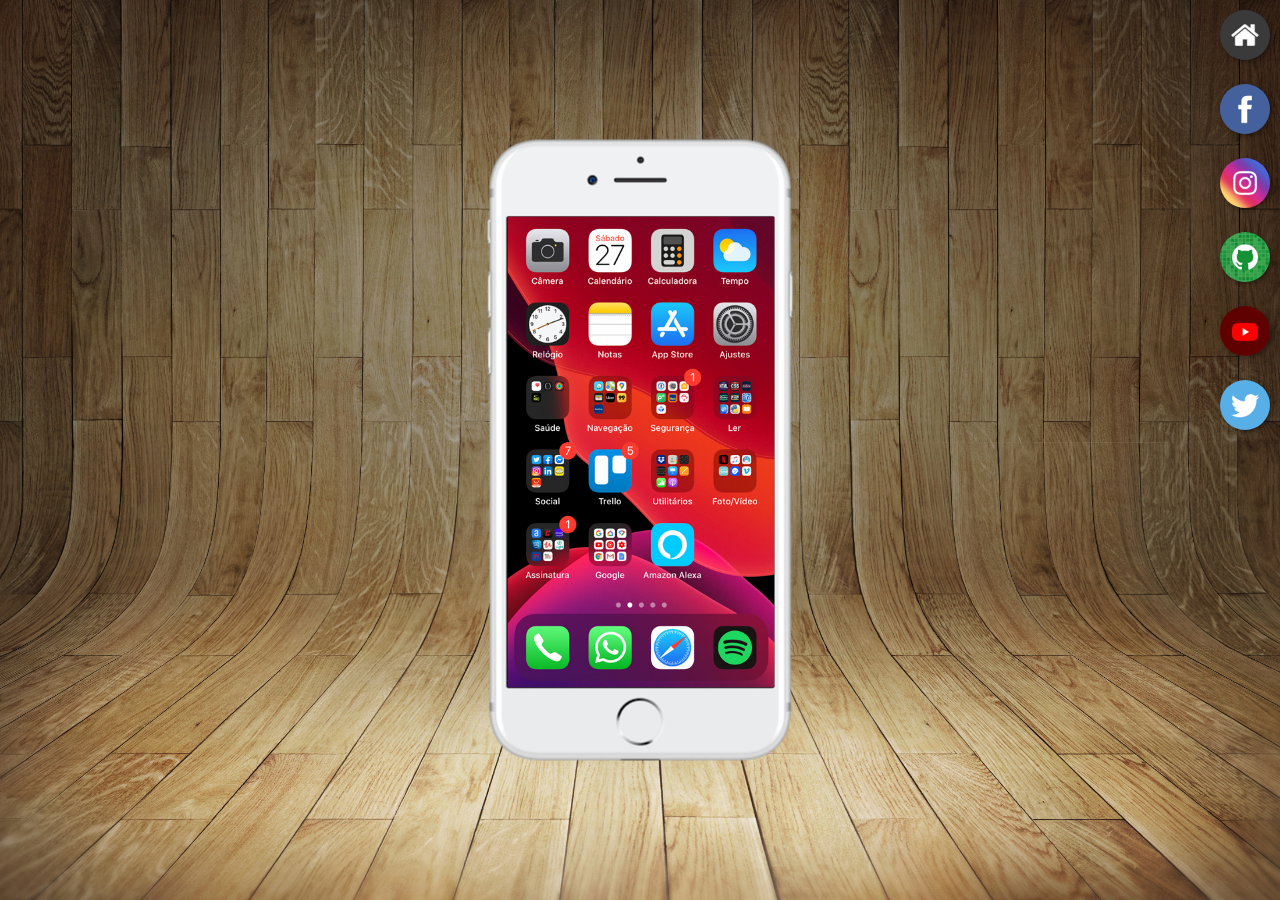
<file: index.html>
<!DOCTYPE html>
<html lang="pt-br">
<head>
    <meta charset="UTF-8">
    <meta name="viewport" content="width=device-width, initial-scale=1.0">
    <title>Projeto Redes Sociais</title>
    <link rel="shortcut icon" href="favicon.ico" type="image/x-icon">
    <link rel="stylesheet" href="estilos/style.css">
</head>
<body>
    <main>
        
        <section id="telefone">
            <iframe src="home.html" name="tela" id="tela" frameborder="0"></iframe>
        </section>

        <section id="redes-sociais">
            <a href="home.html" target="tela"> <img src="imagens/logo-home.jpg" alt="home"></a> <br>

            <a href="facebook.html" target="tela"> <img src="imagens/logo-facebook.jpg" alt="facebook"></a> <br>

            <a href="instagram.html" target="tela"><img src="imagens/logo-instagram.jpg" alt="instagram"></a>    <br>

            <a href="Github.html" target="tela"><img src="imagens/logo-github.jpg" alt="GitHub"></a>  <br>

            <a href="youtube.html" target="tela"><img src="imagens/logo-youtube.jpg" alt=""></a>   <br>

            <a href="twitter.html" target="tela"><img src="imagens/logo-twitter.jpg" alt=""></a>

        </section>

    </main>        
</body>
</html>
</file>
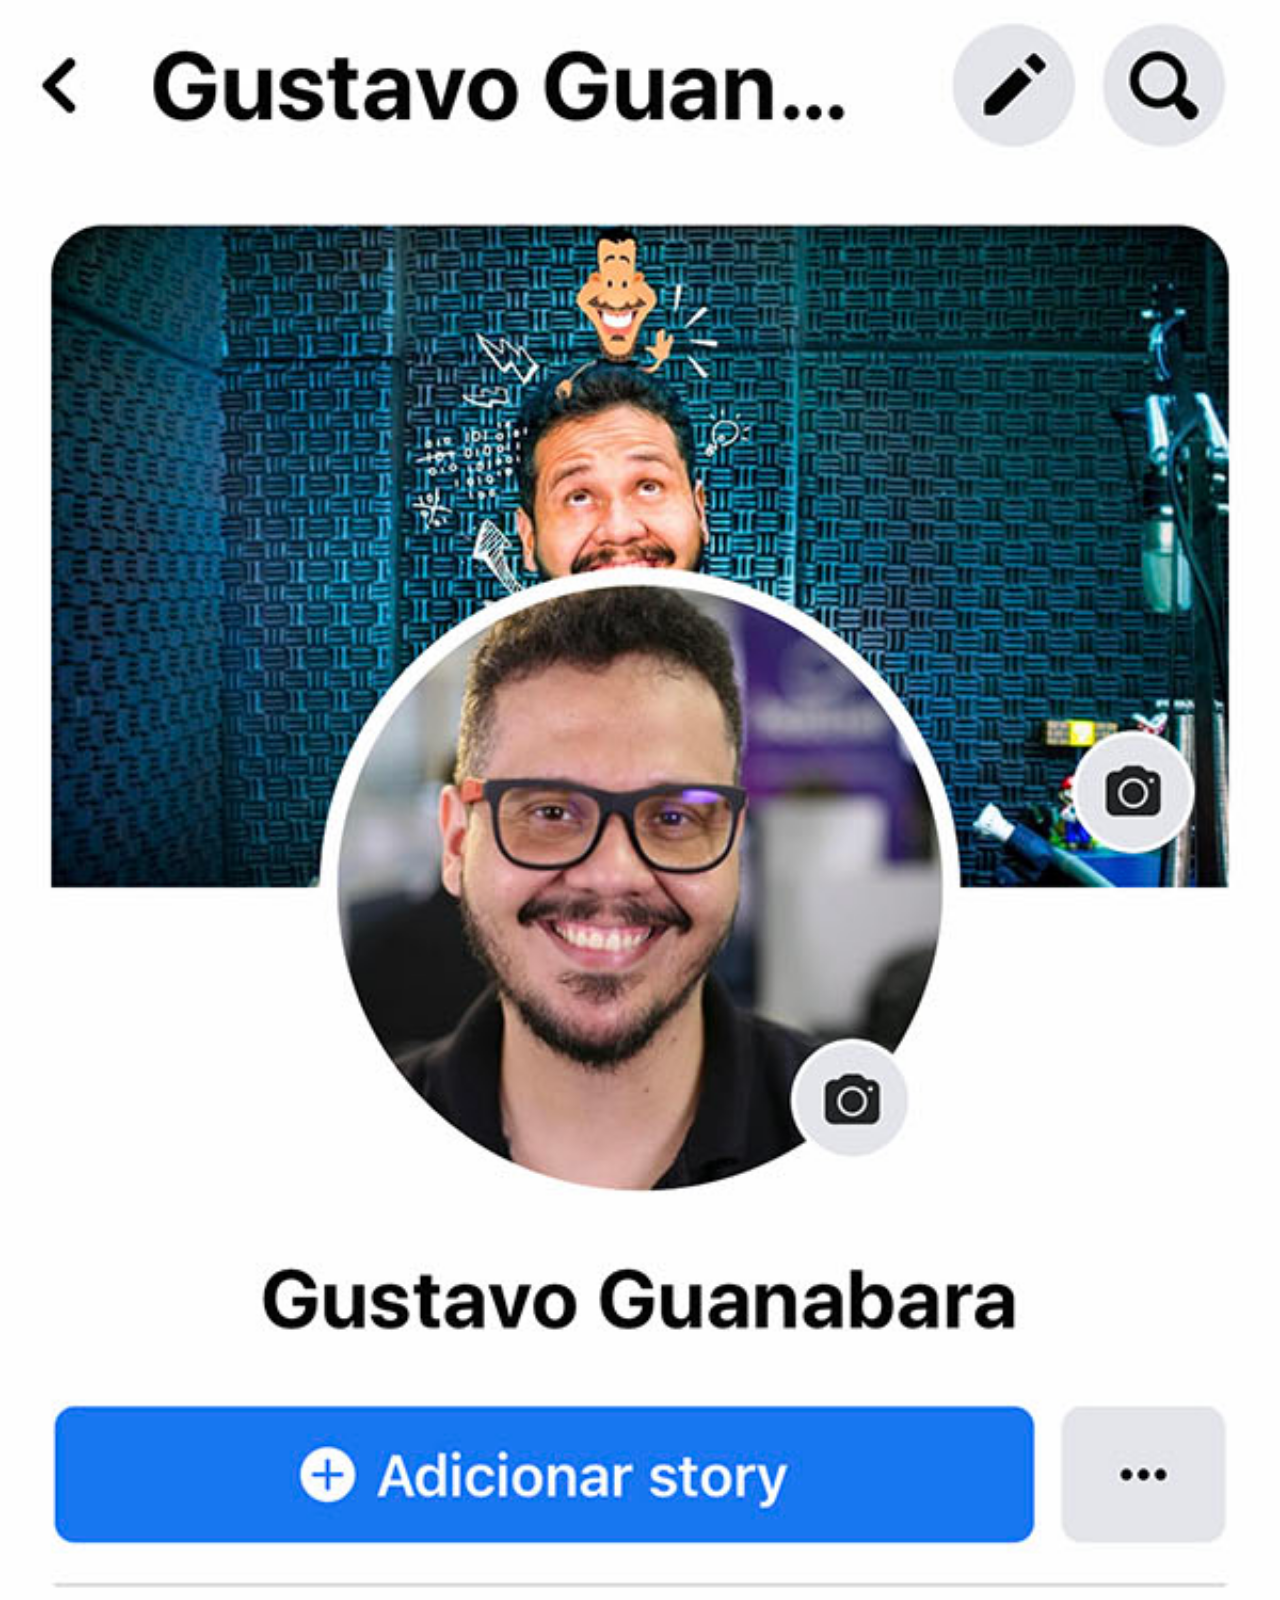
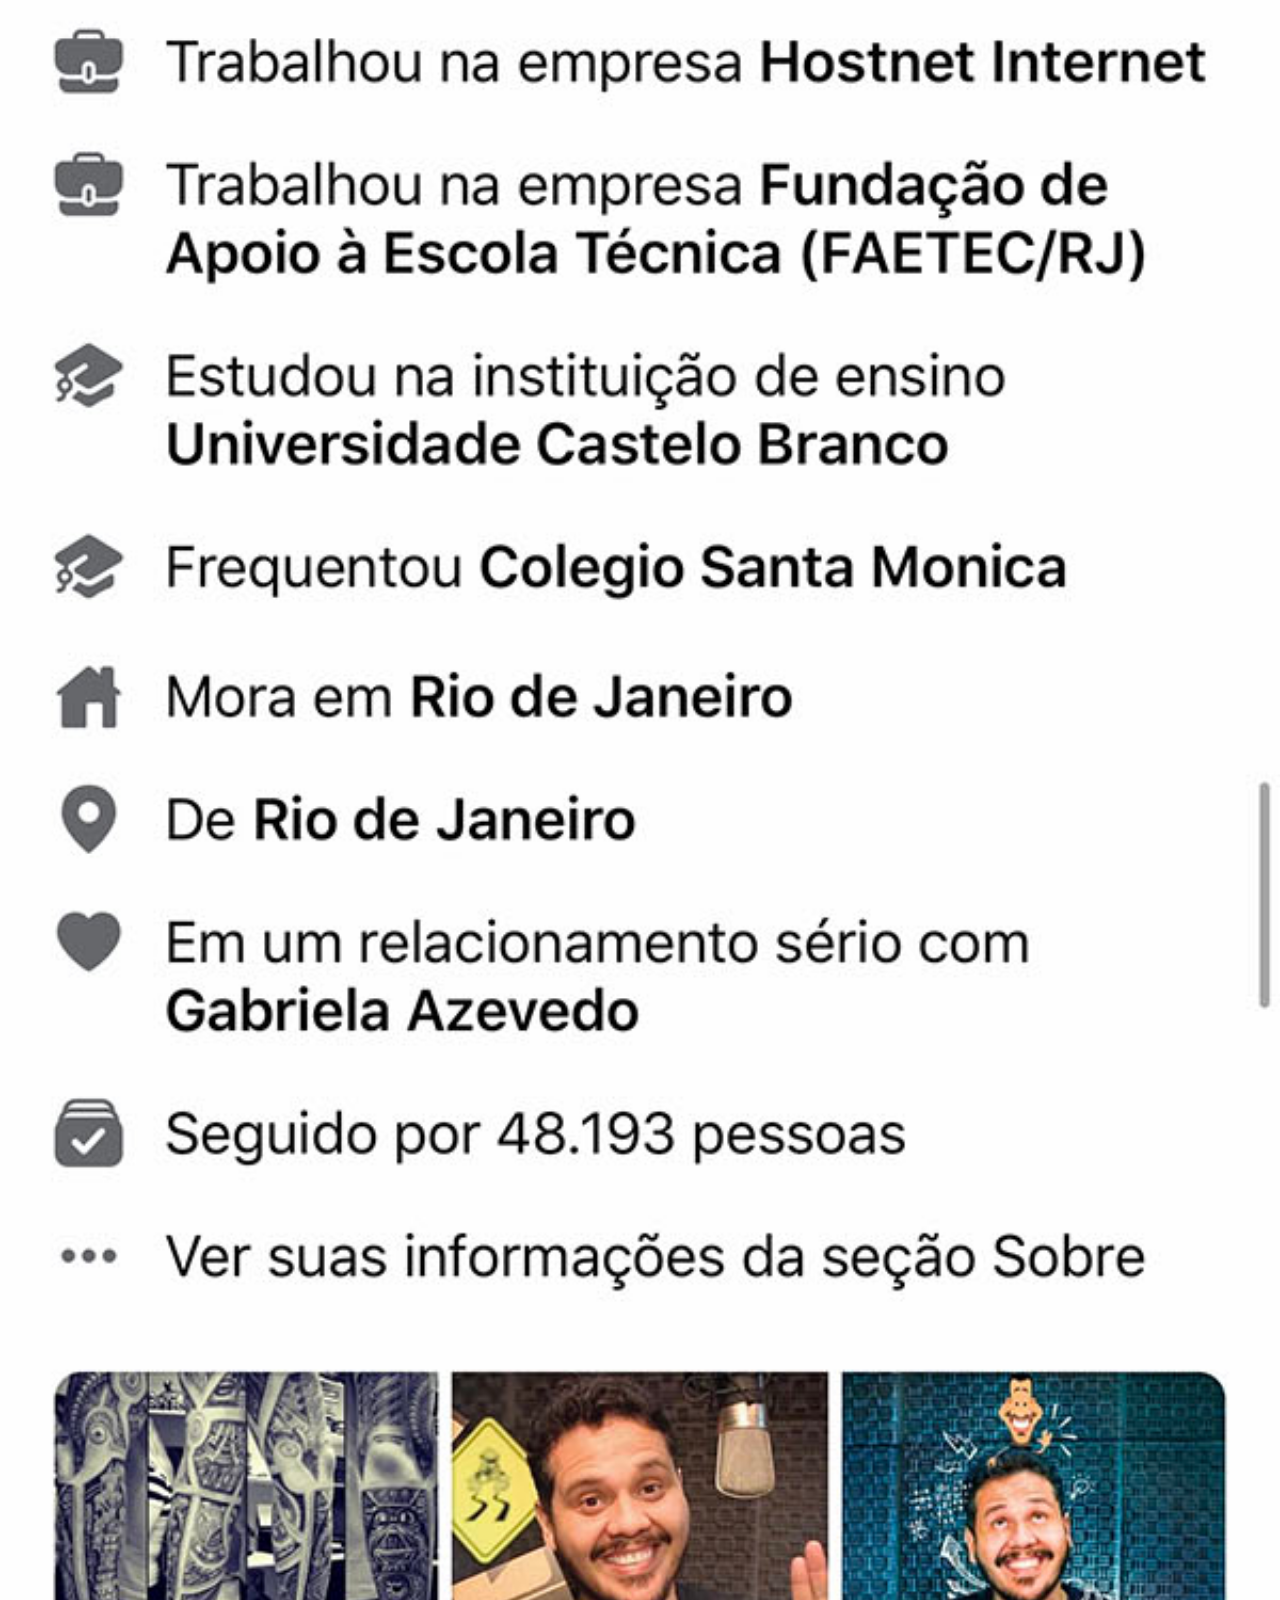
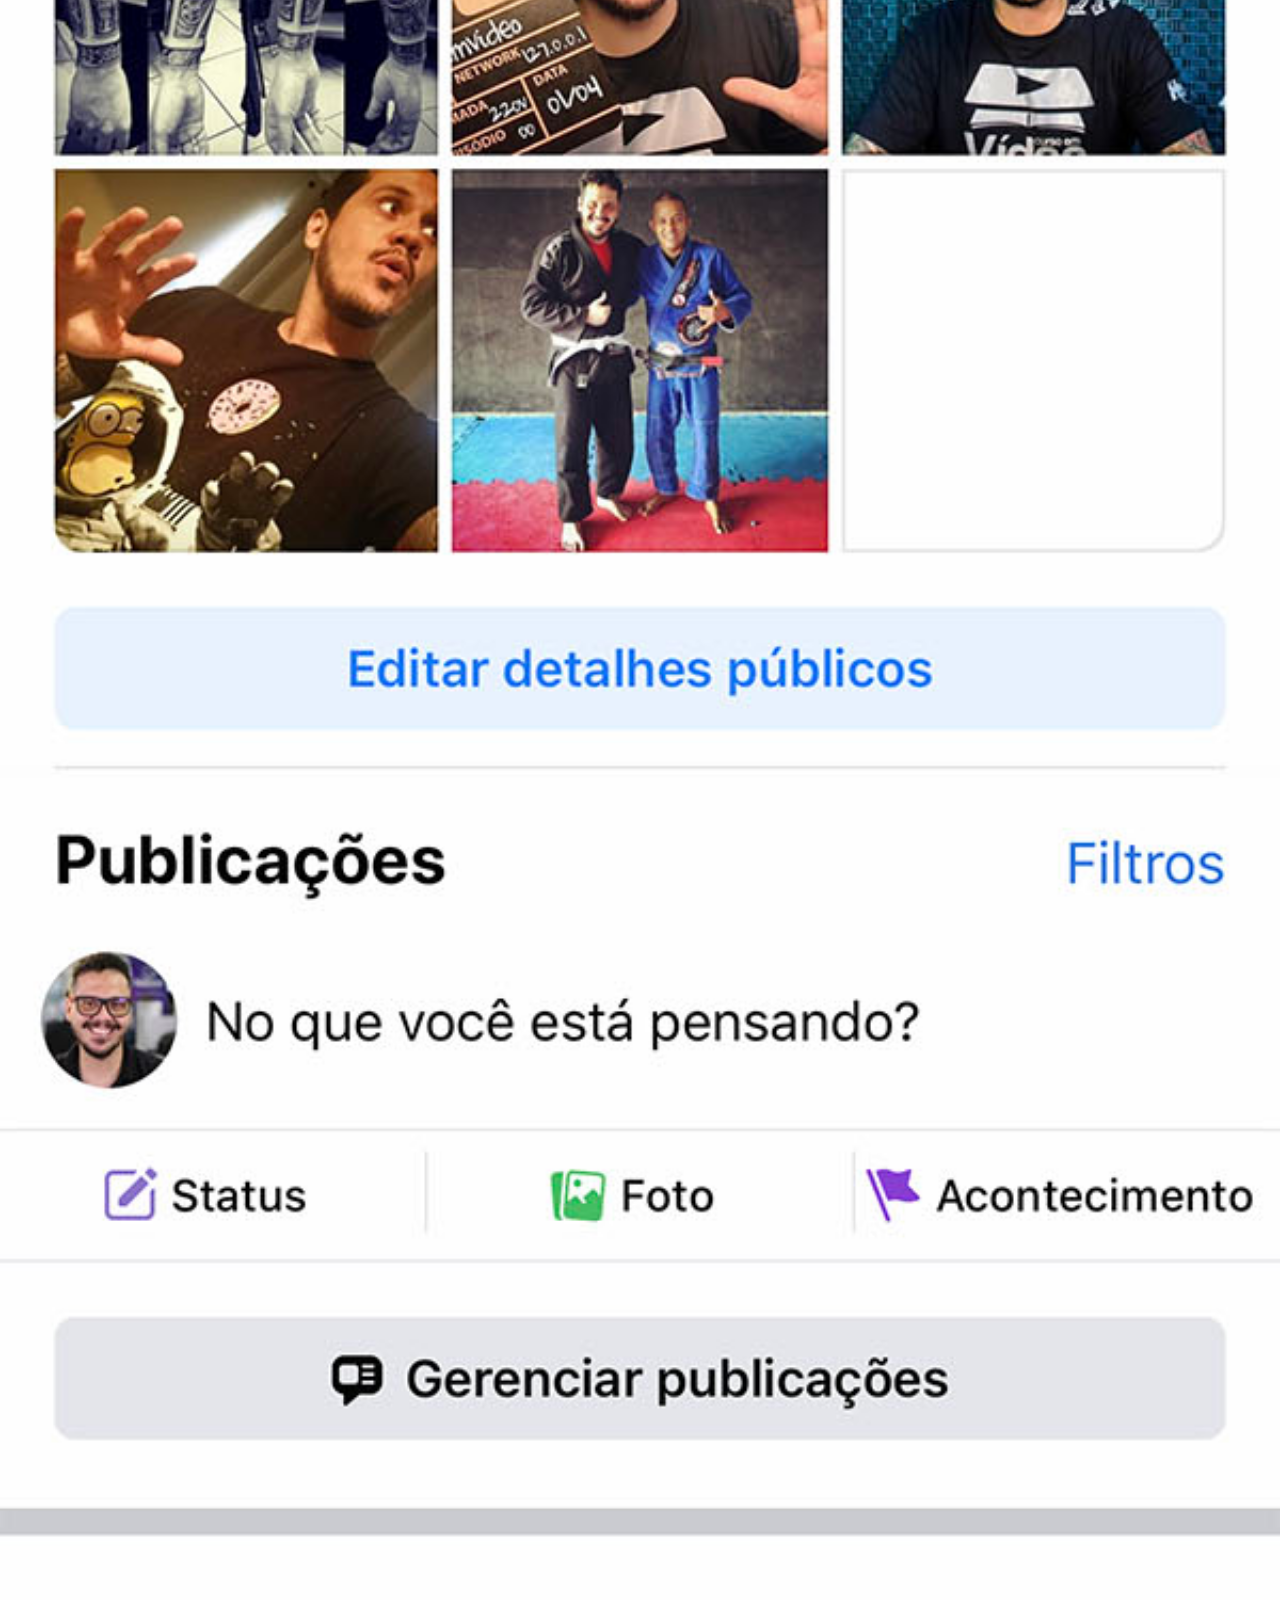
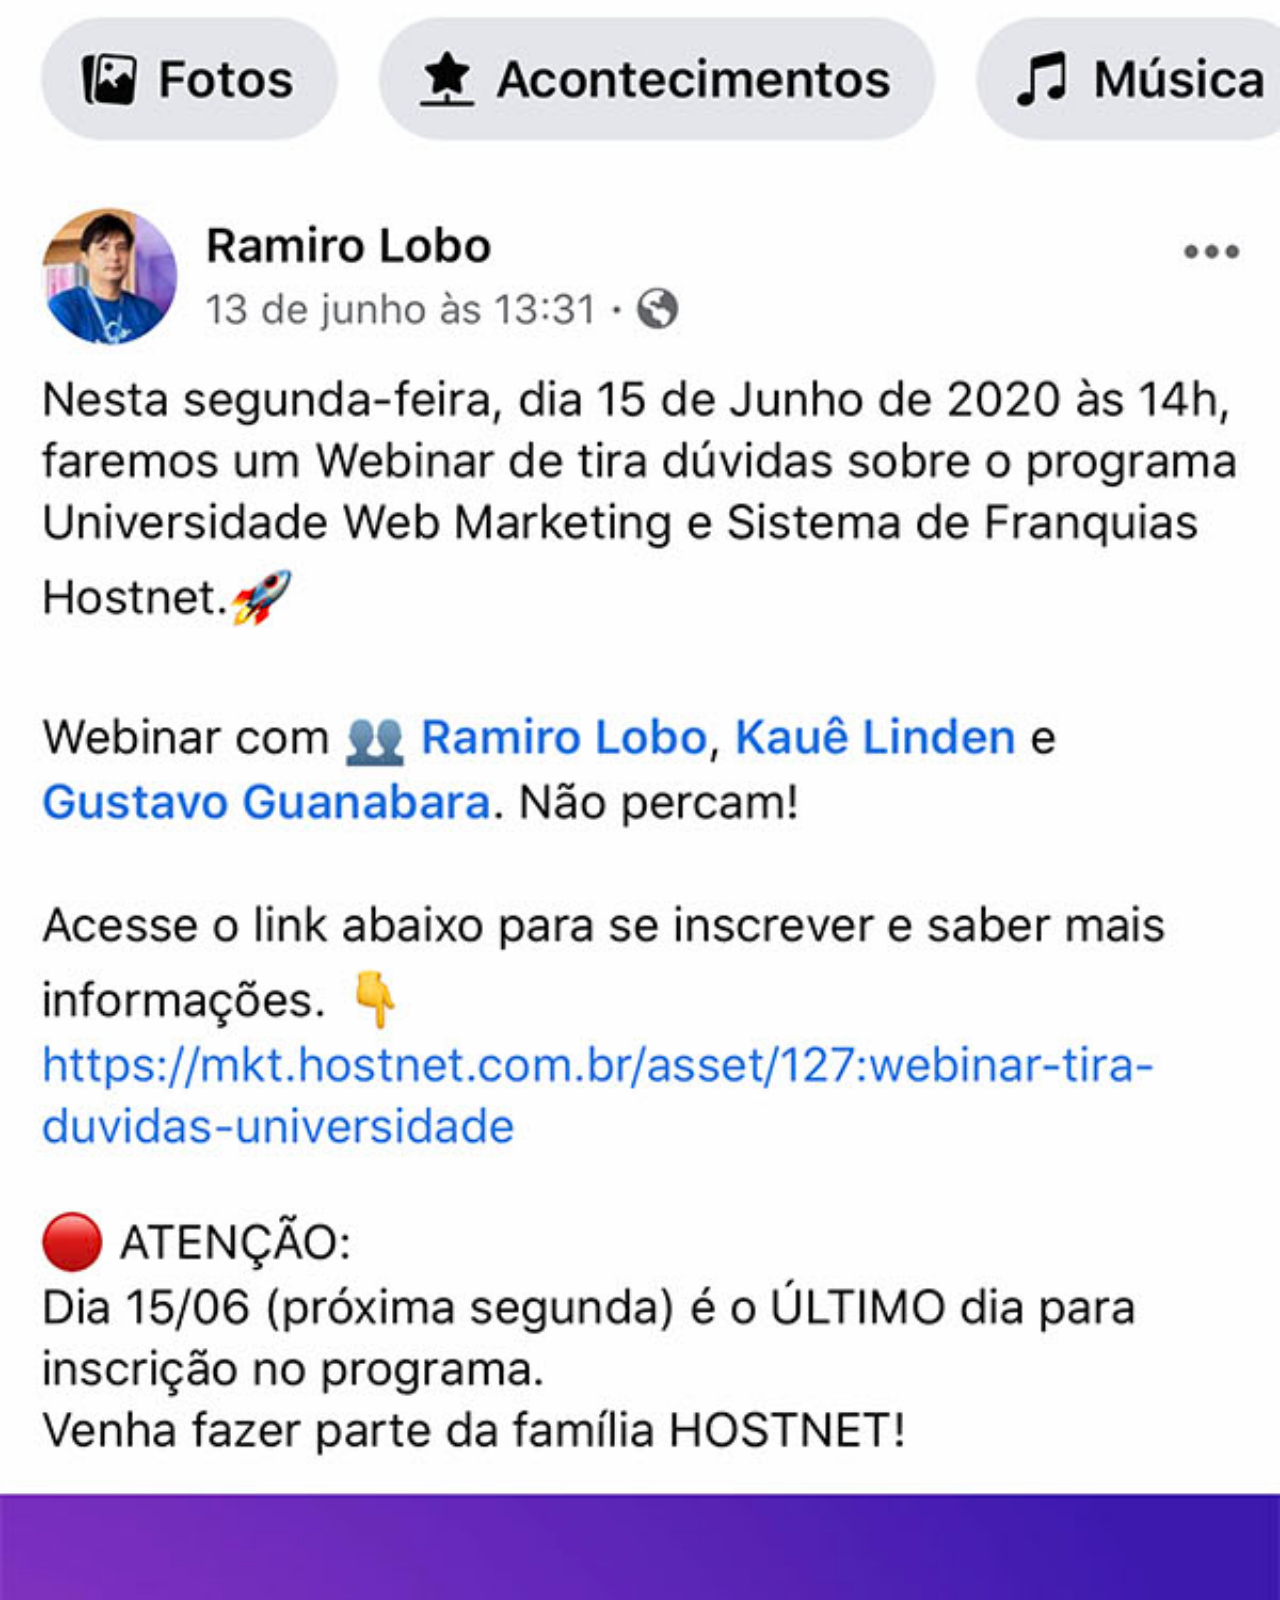
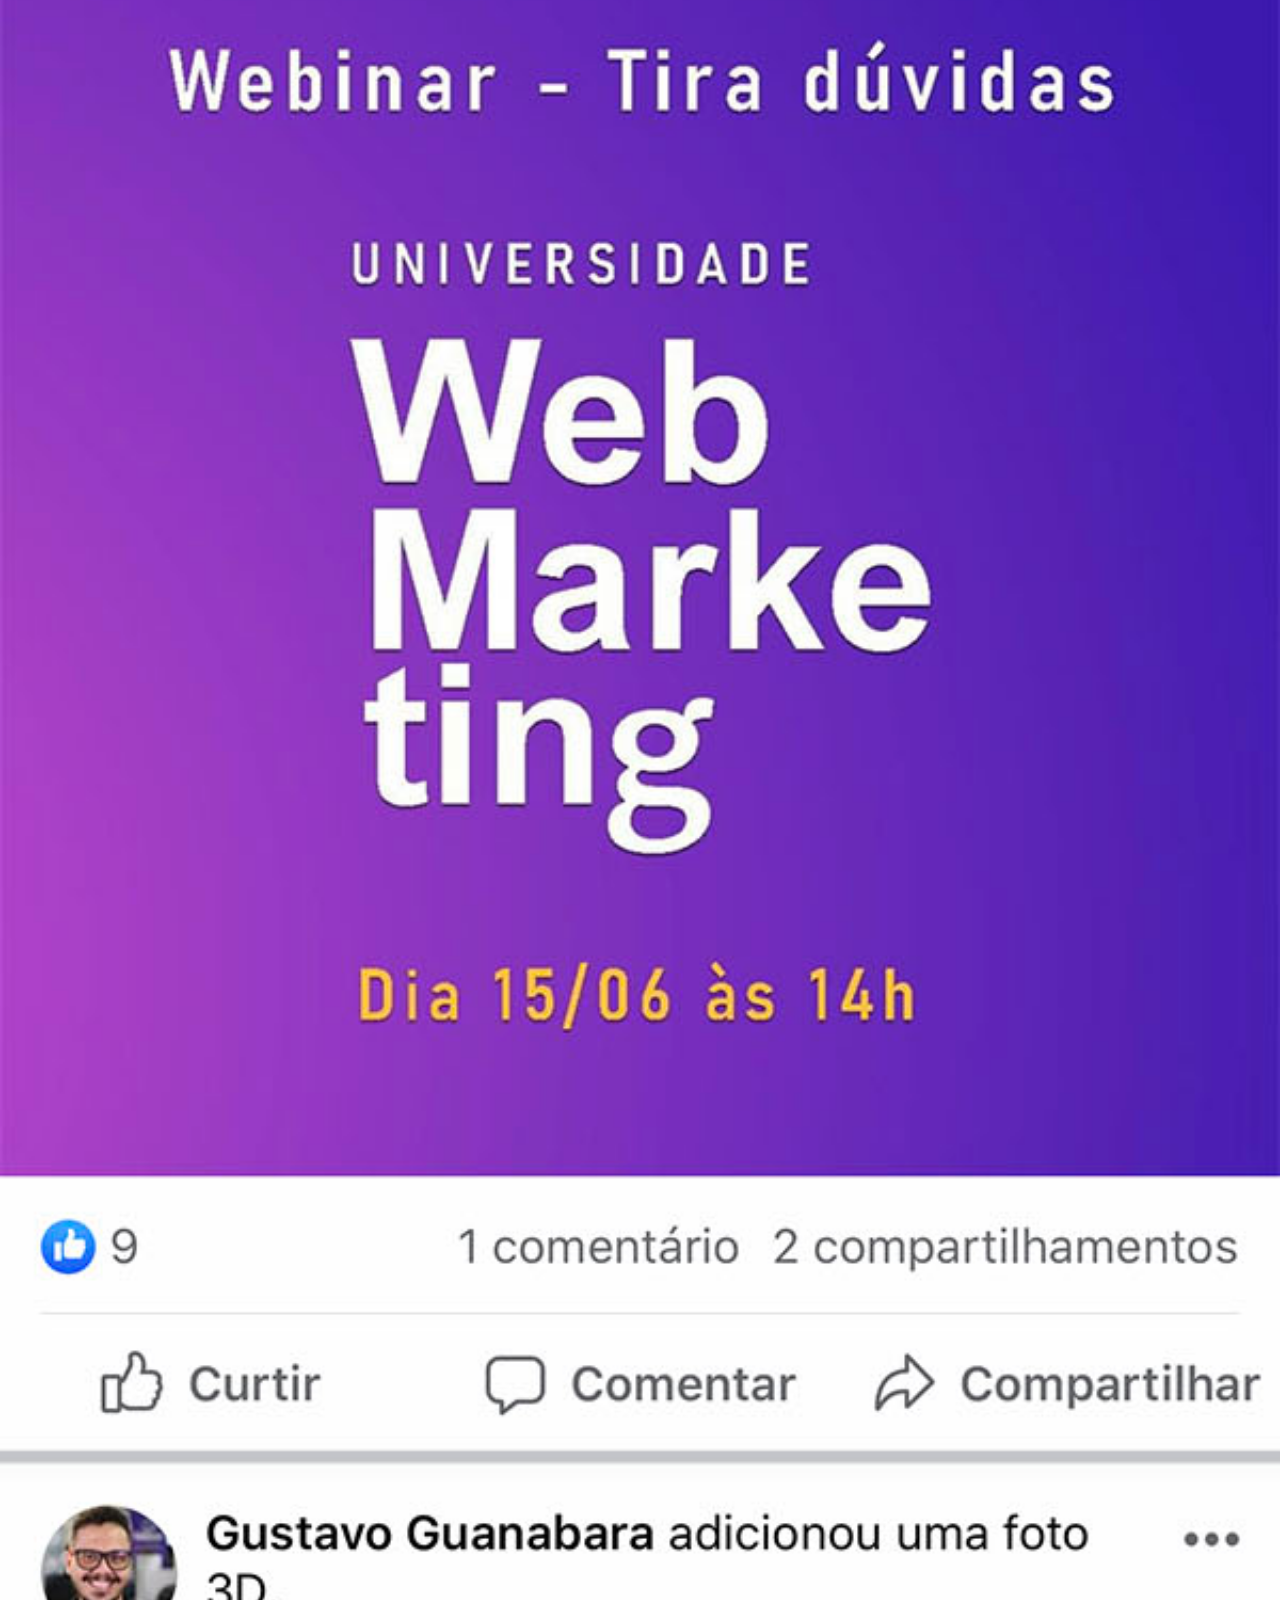
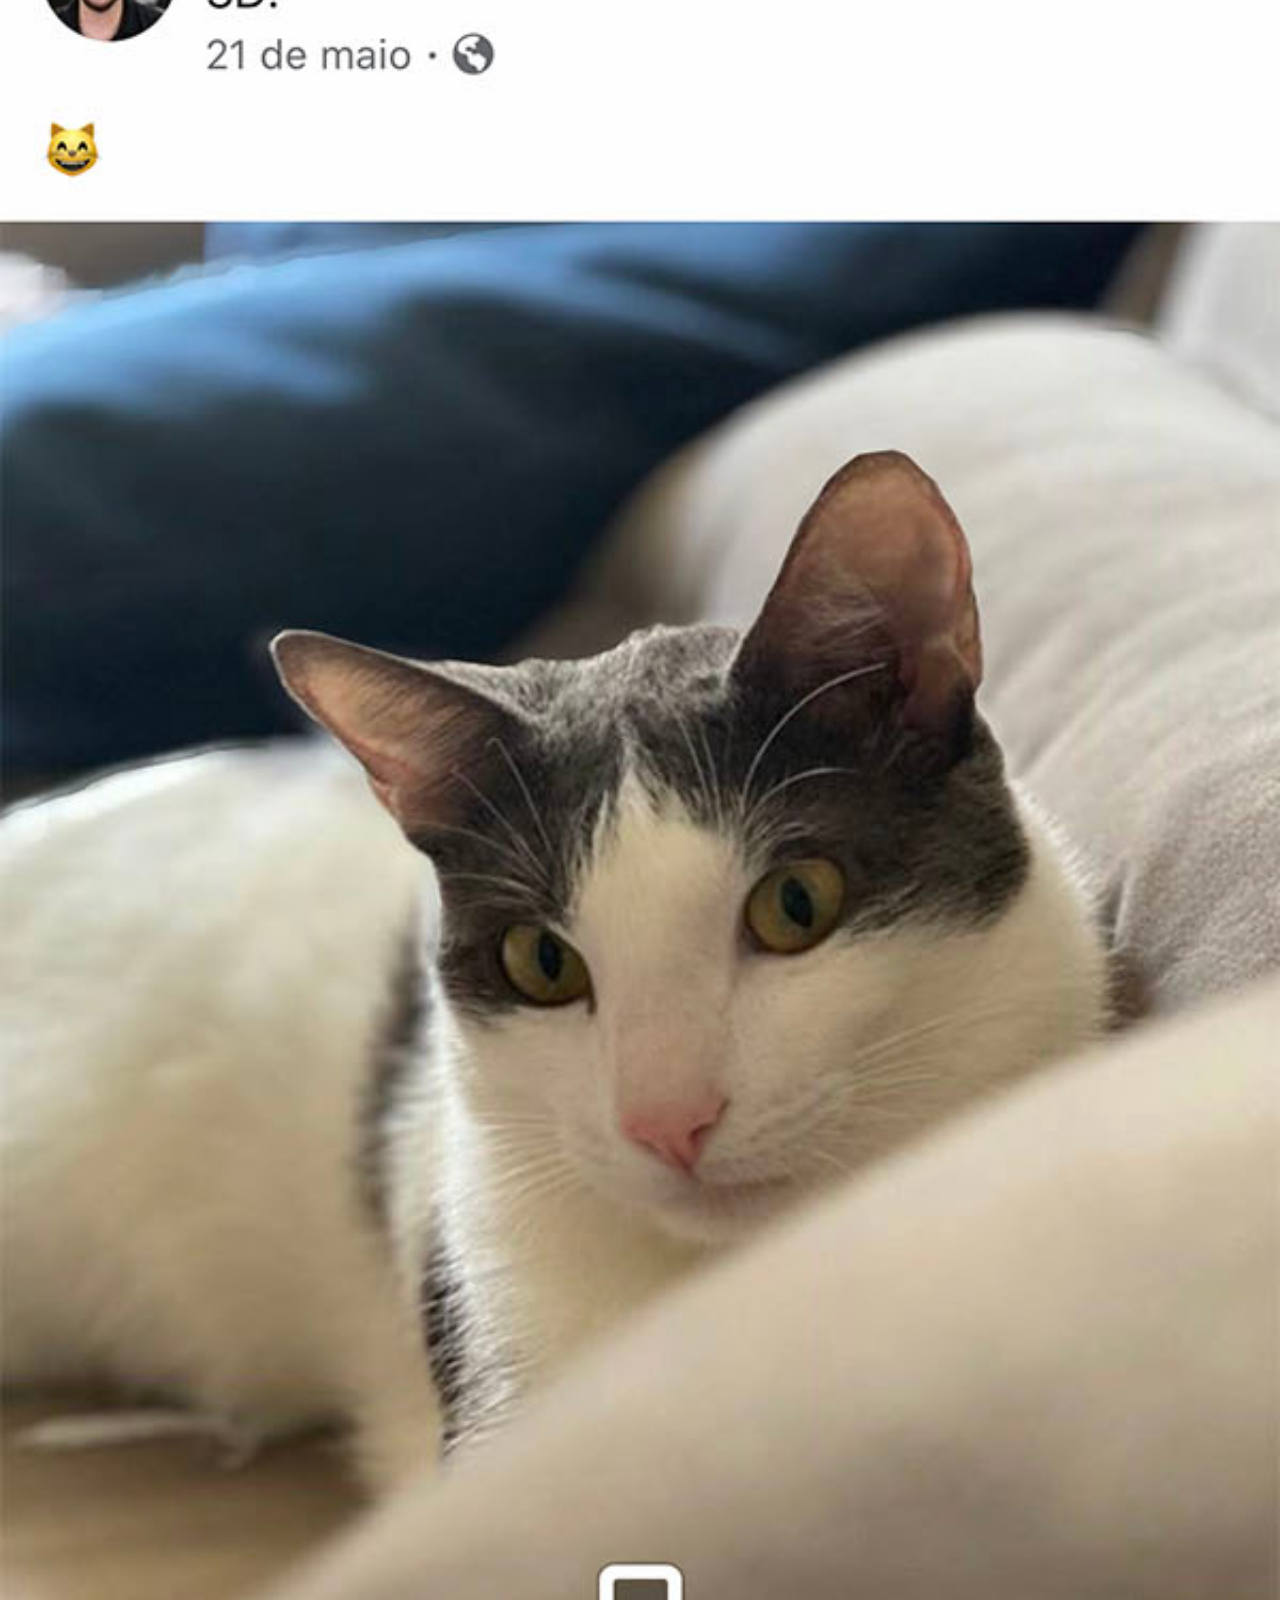
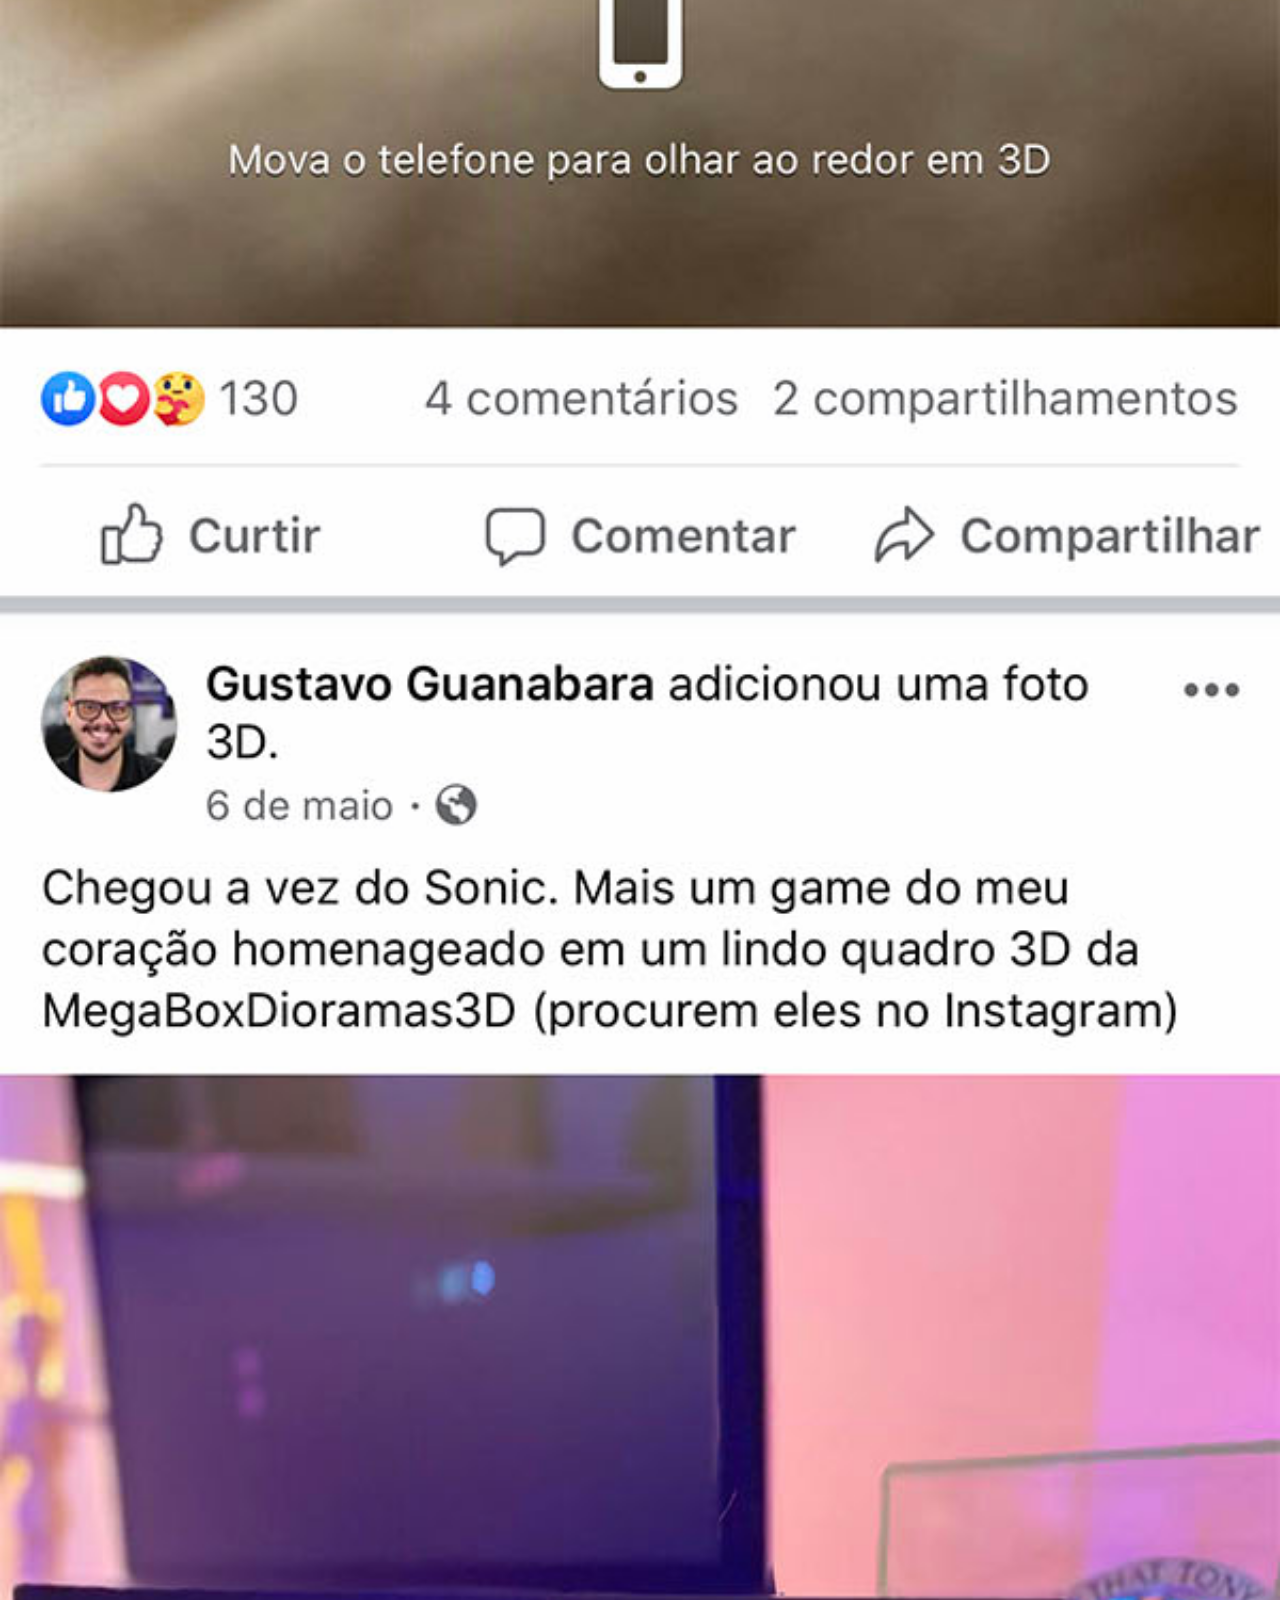
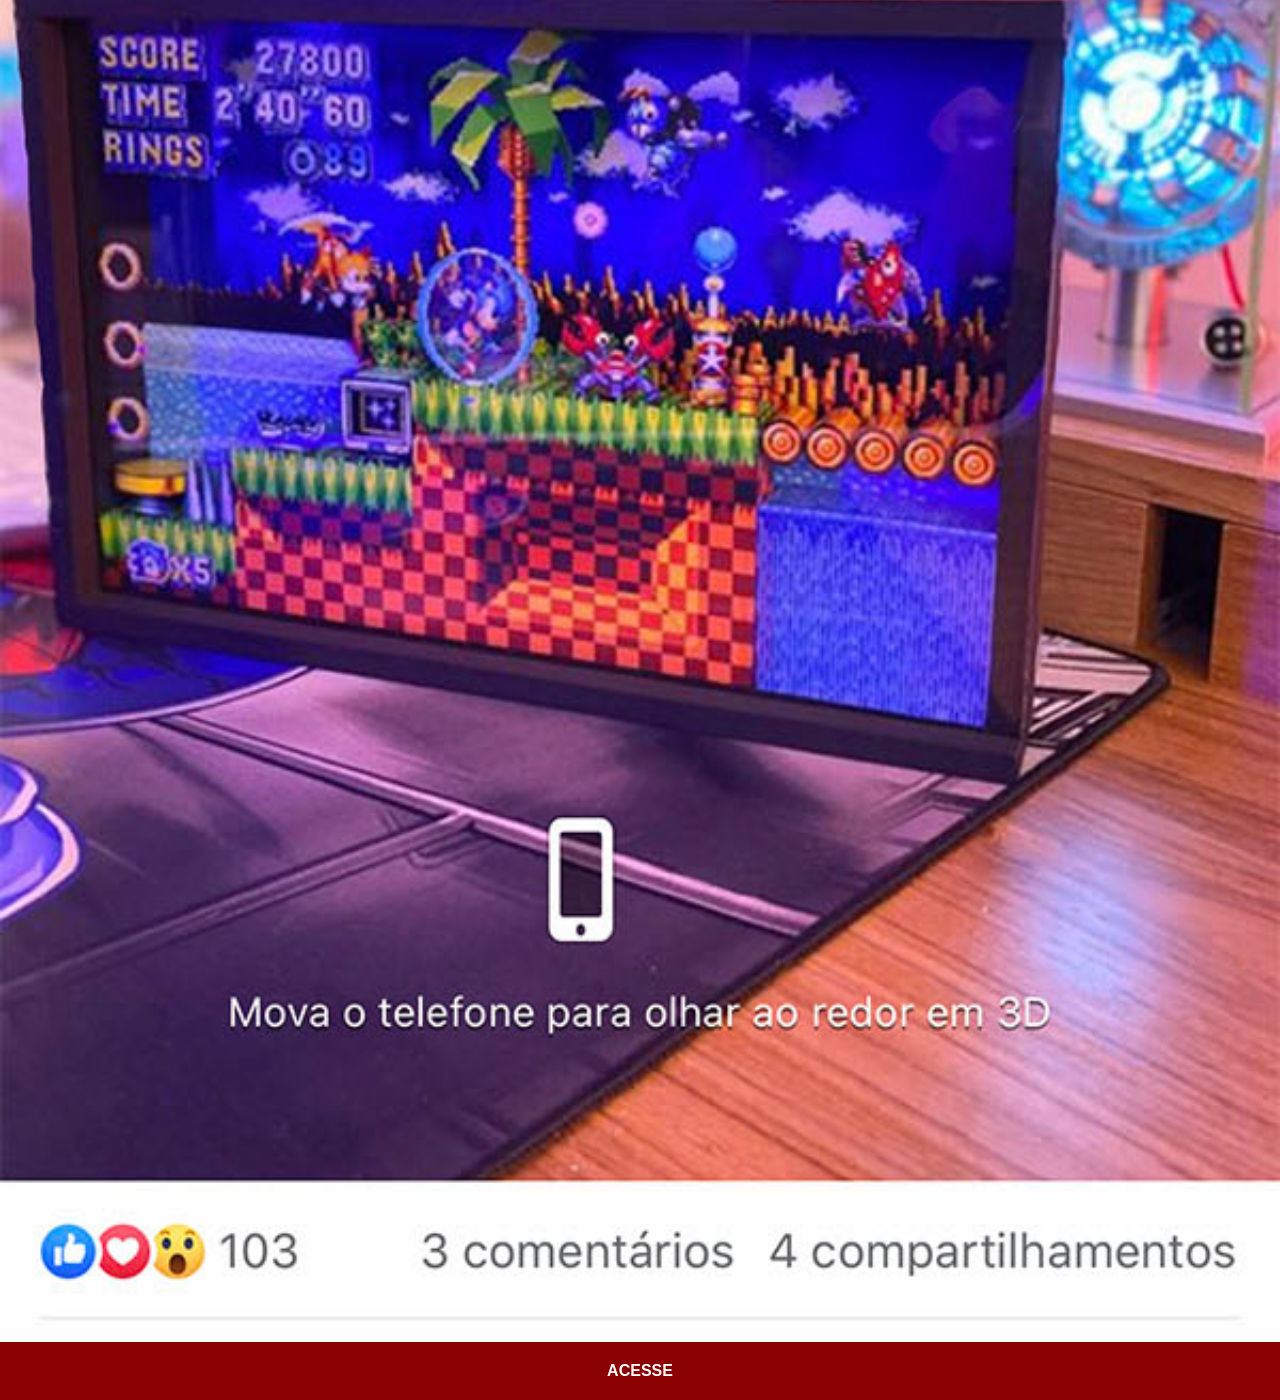
<file: facebook.html>
<!DOCTYPE html>
<html lang="pt-br">
<head>
    <meta charset="UTF-8">
    <meta name="viewport" content="width=device-width, initial-scale=1.0">
    <title>Facebook</title>
    <link rel="stylesheet" href="estilos/sociais.css">
</head>
<body>
    <img src="imagens/tela-facebook.jpg" alt="facebook">
    
    <a href="https://www.facebook.com/gustavoguanabara/?locale=pt_BR" target="_blank">ACESSE</a>

</body>
</html>
</file>
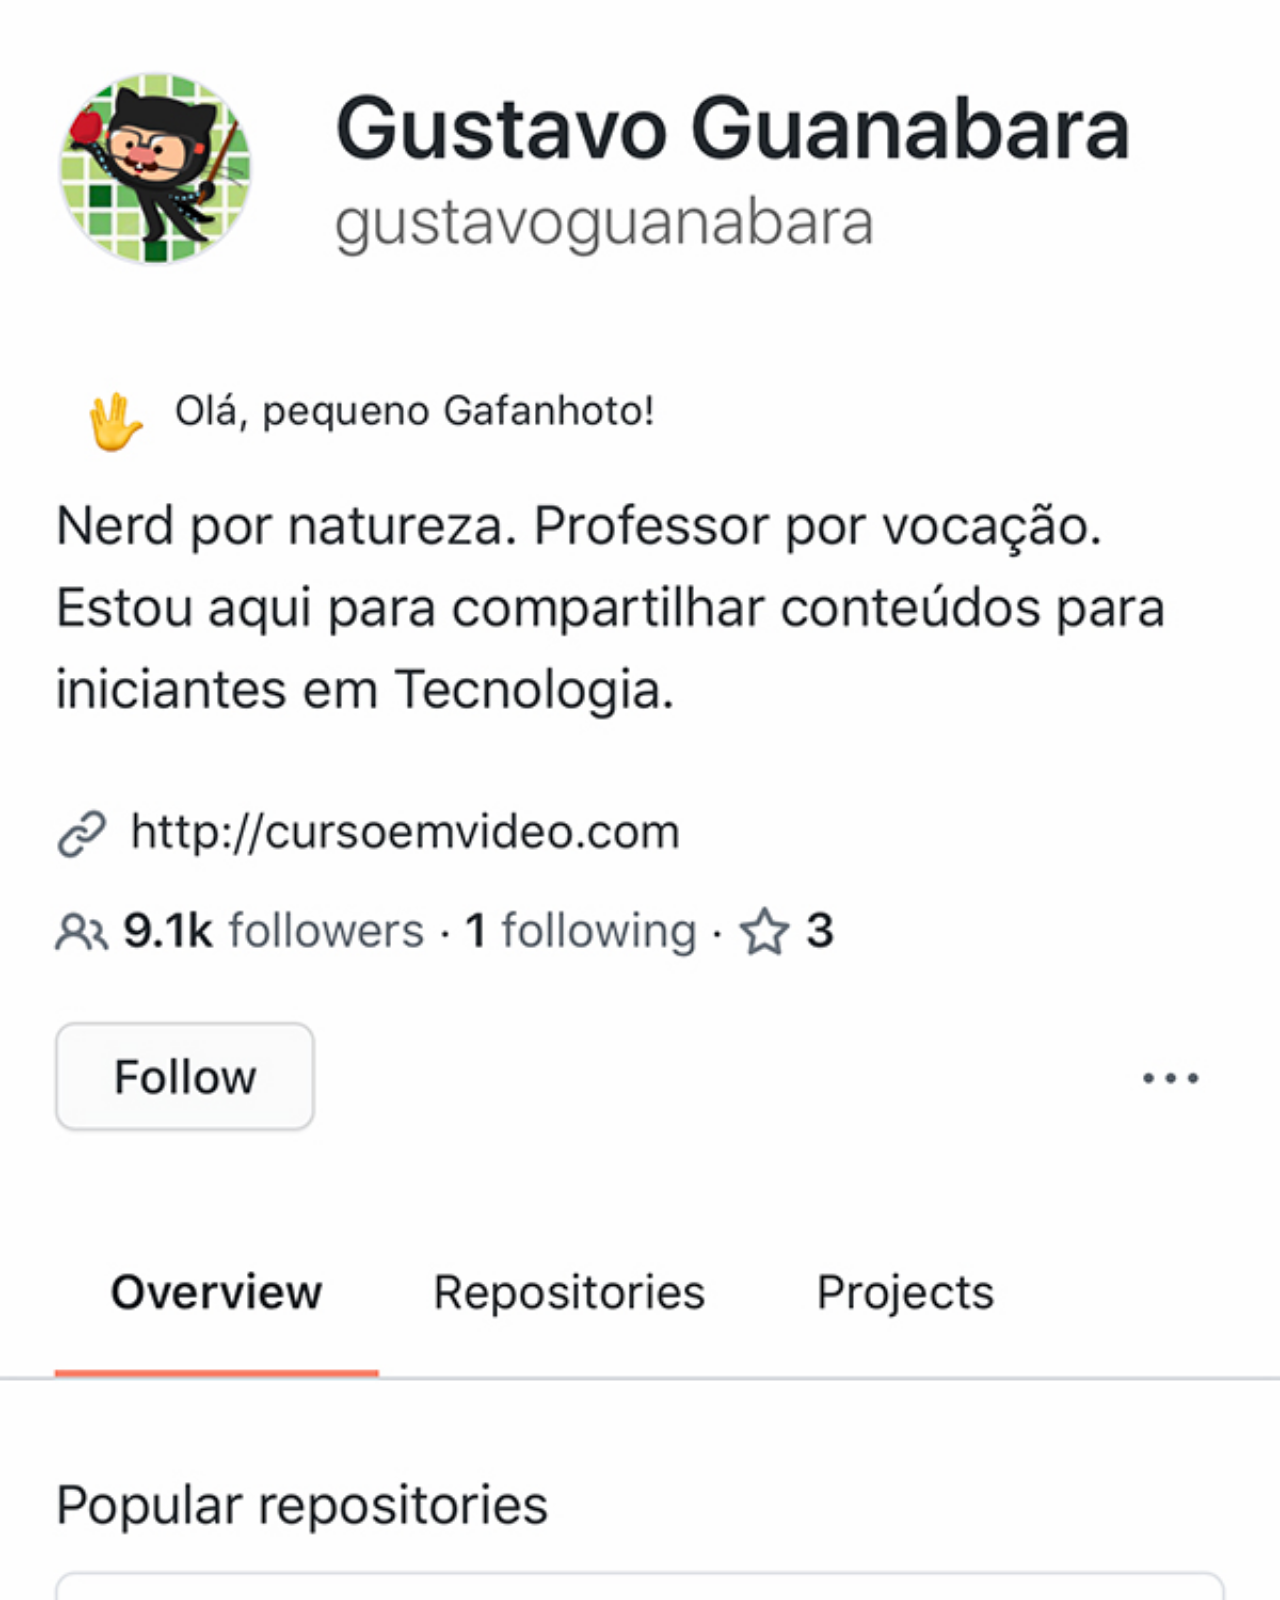
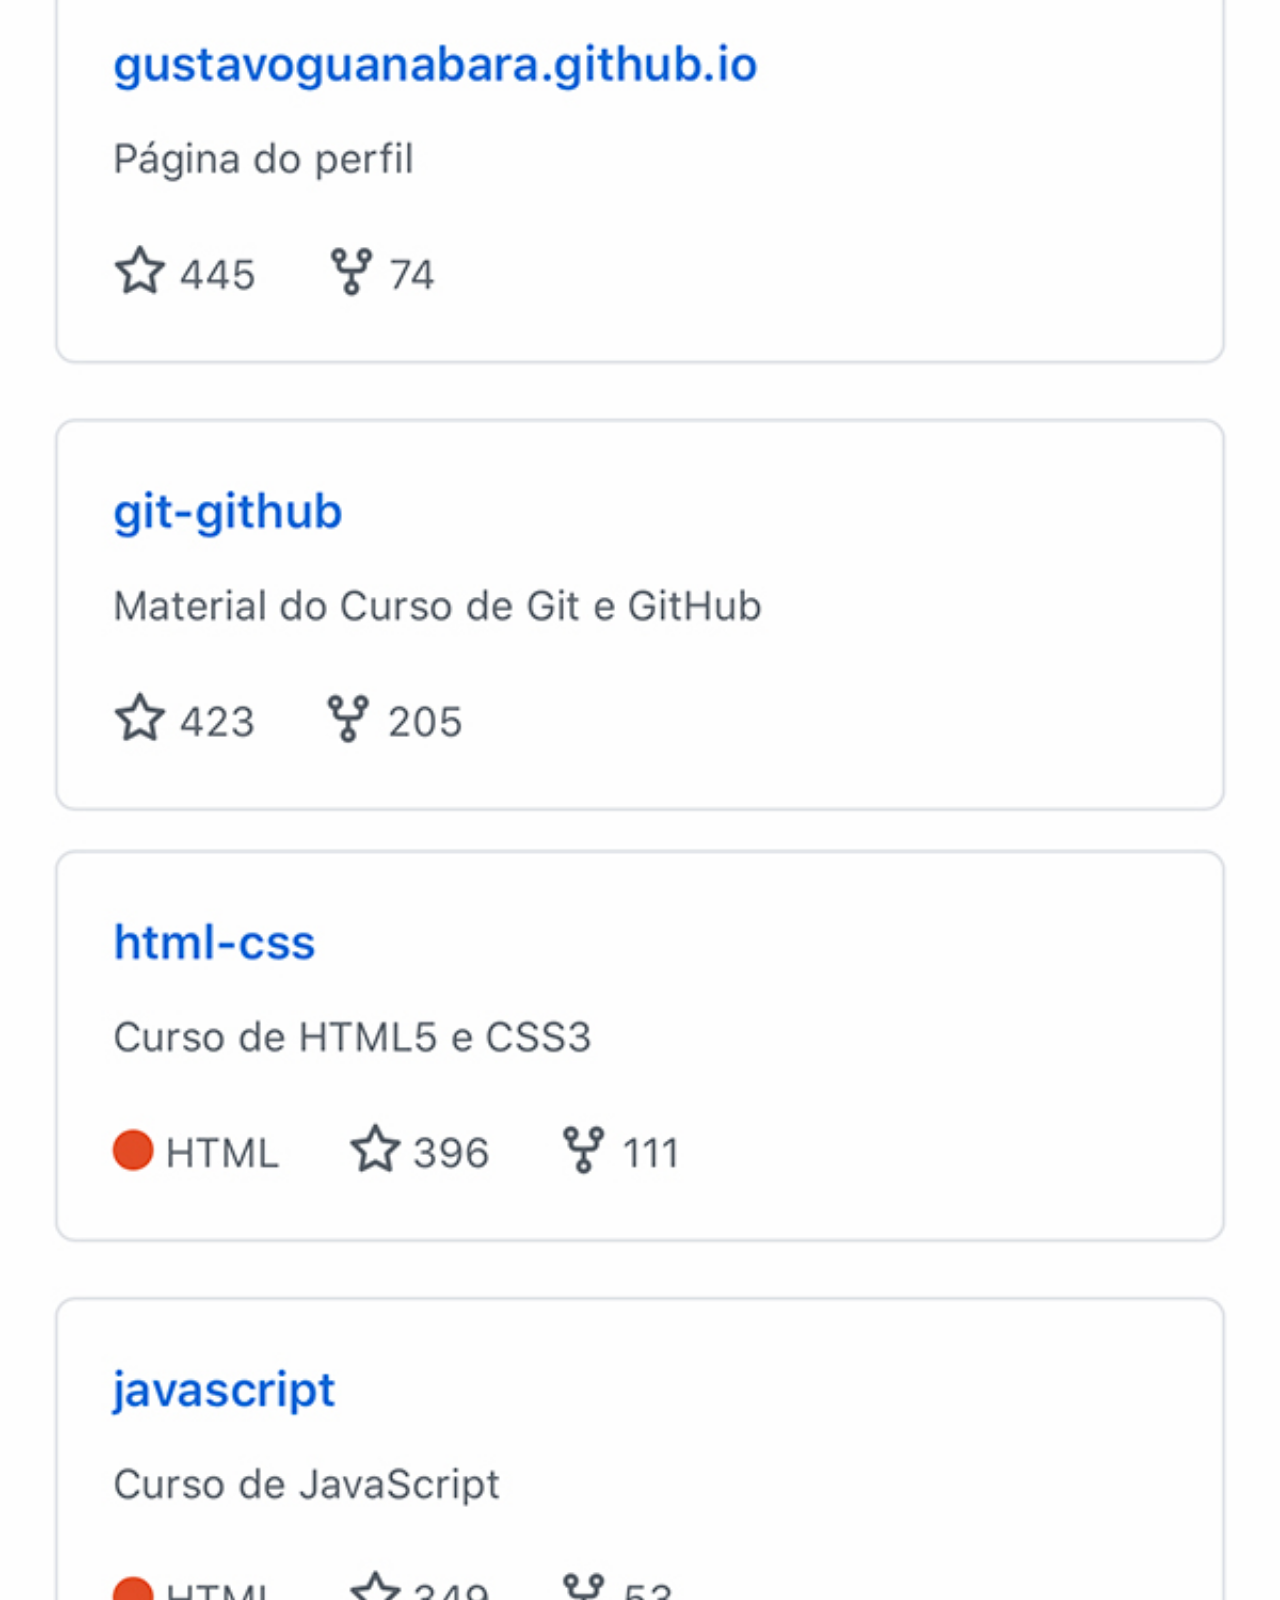
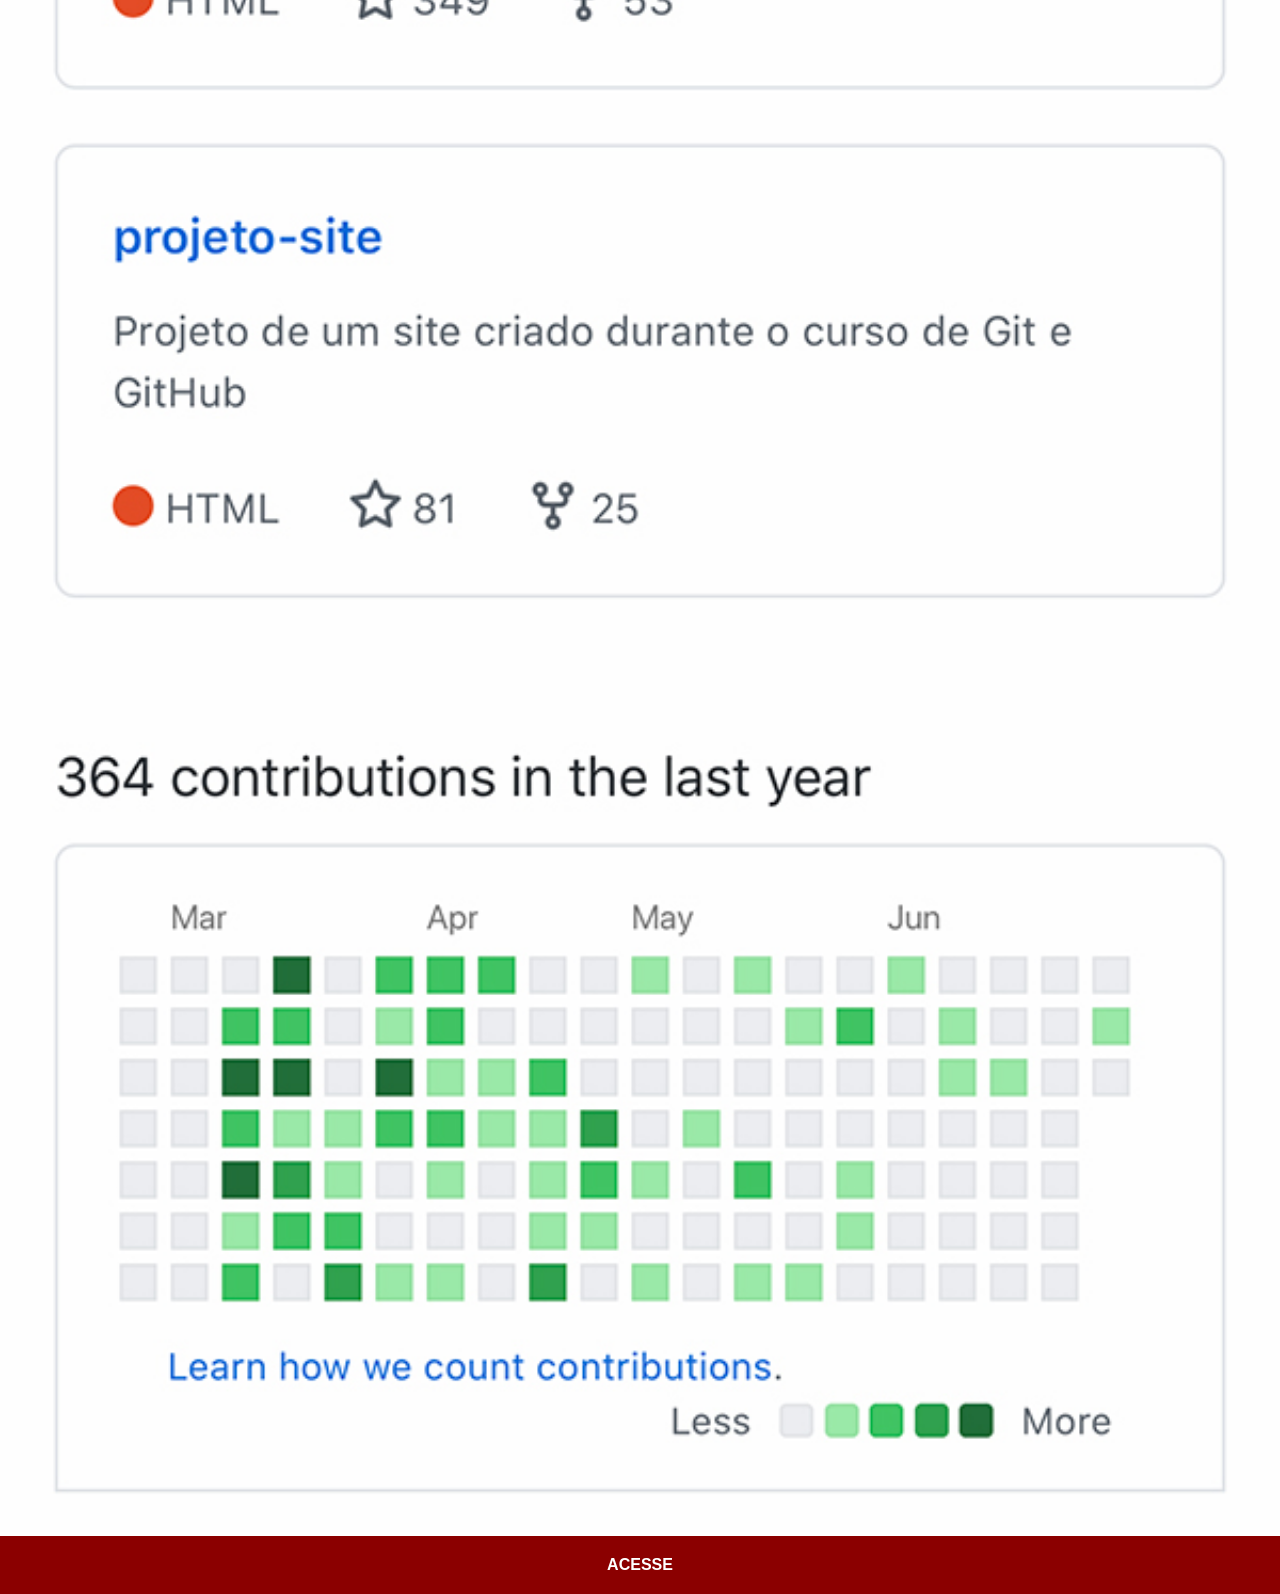
<file: Github.html>
<!DOCTYPE html>
<html lang="pt-br">
<head>
    <meta charset="UTF-8">
    <meta name="viewport" content="width=device-width, initial-scale=1.0">
    <title>GitHub</title>
    <link rel="stylesheet" href="estilos/sociais.css">
</head>
<body>
    <img src="imagens/tela-github.jpg" alt="GitHub">
    <a href="https://github.com/gustavoguanabara" target="_blank">ACESSE</a>
</body>
</html>
</file>
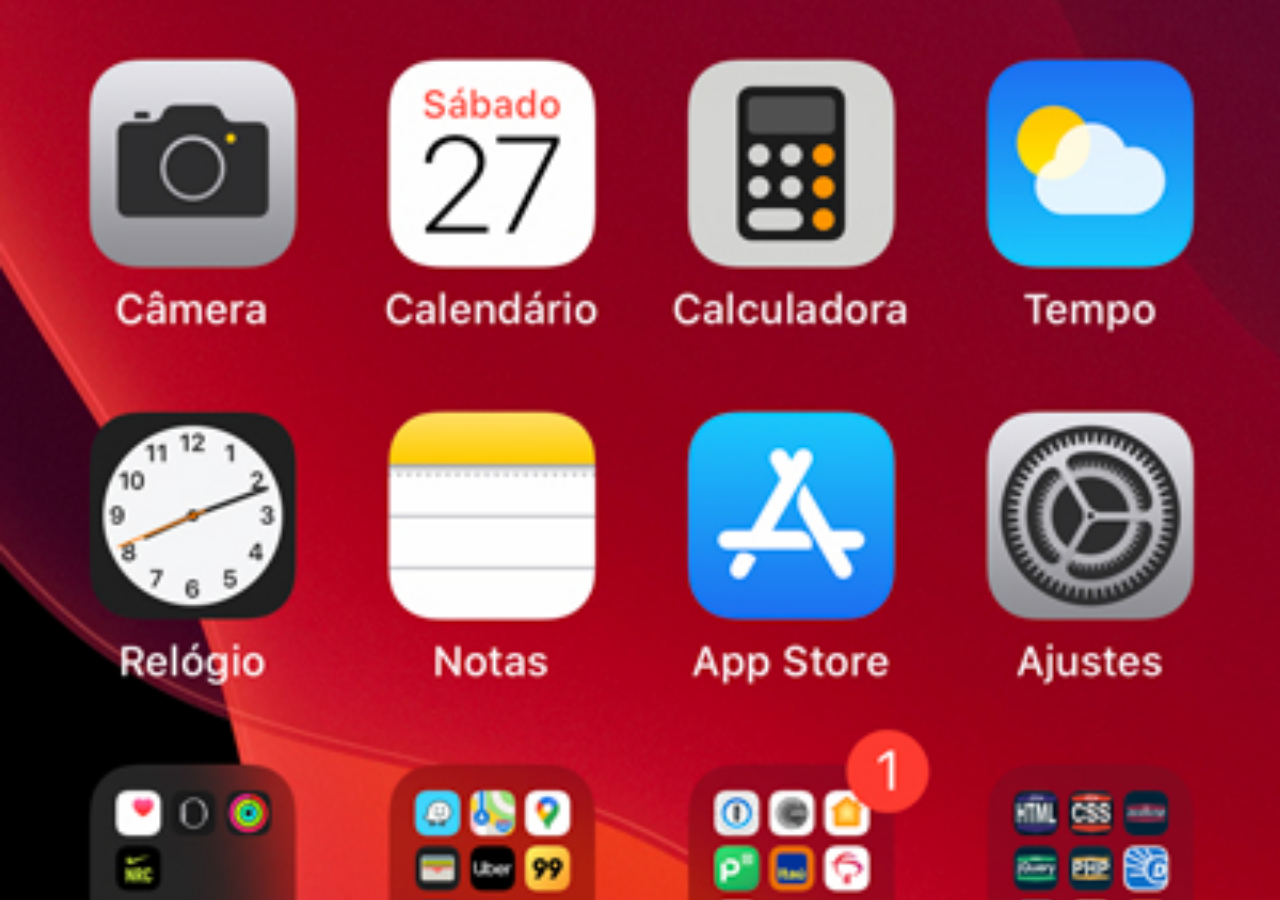
<file: home.html>
<!DOCTYPE html>
<html lang="pt-br">
<head>
    <meta charset="UTF-8">
    <meta name="viewport" content="width=device-width, initial-scale=1.0">
    <title>Home</title>
    <style>

        * {
            margin: 0px;
            padding: 0px;
        }

        body {
            height: 100vh;
            width: 100vw;
            background: black url('imagens/tela-home.jpg') no-repeat top center;
            background-size: cover;
        }

    </style>
</head>
<body>
    
</body>
</html>
</file>
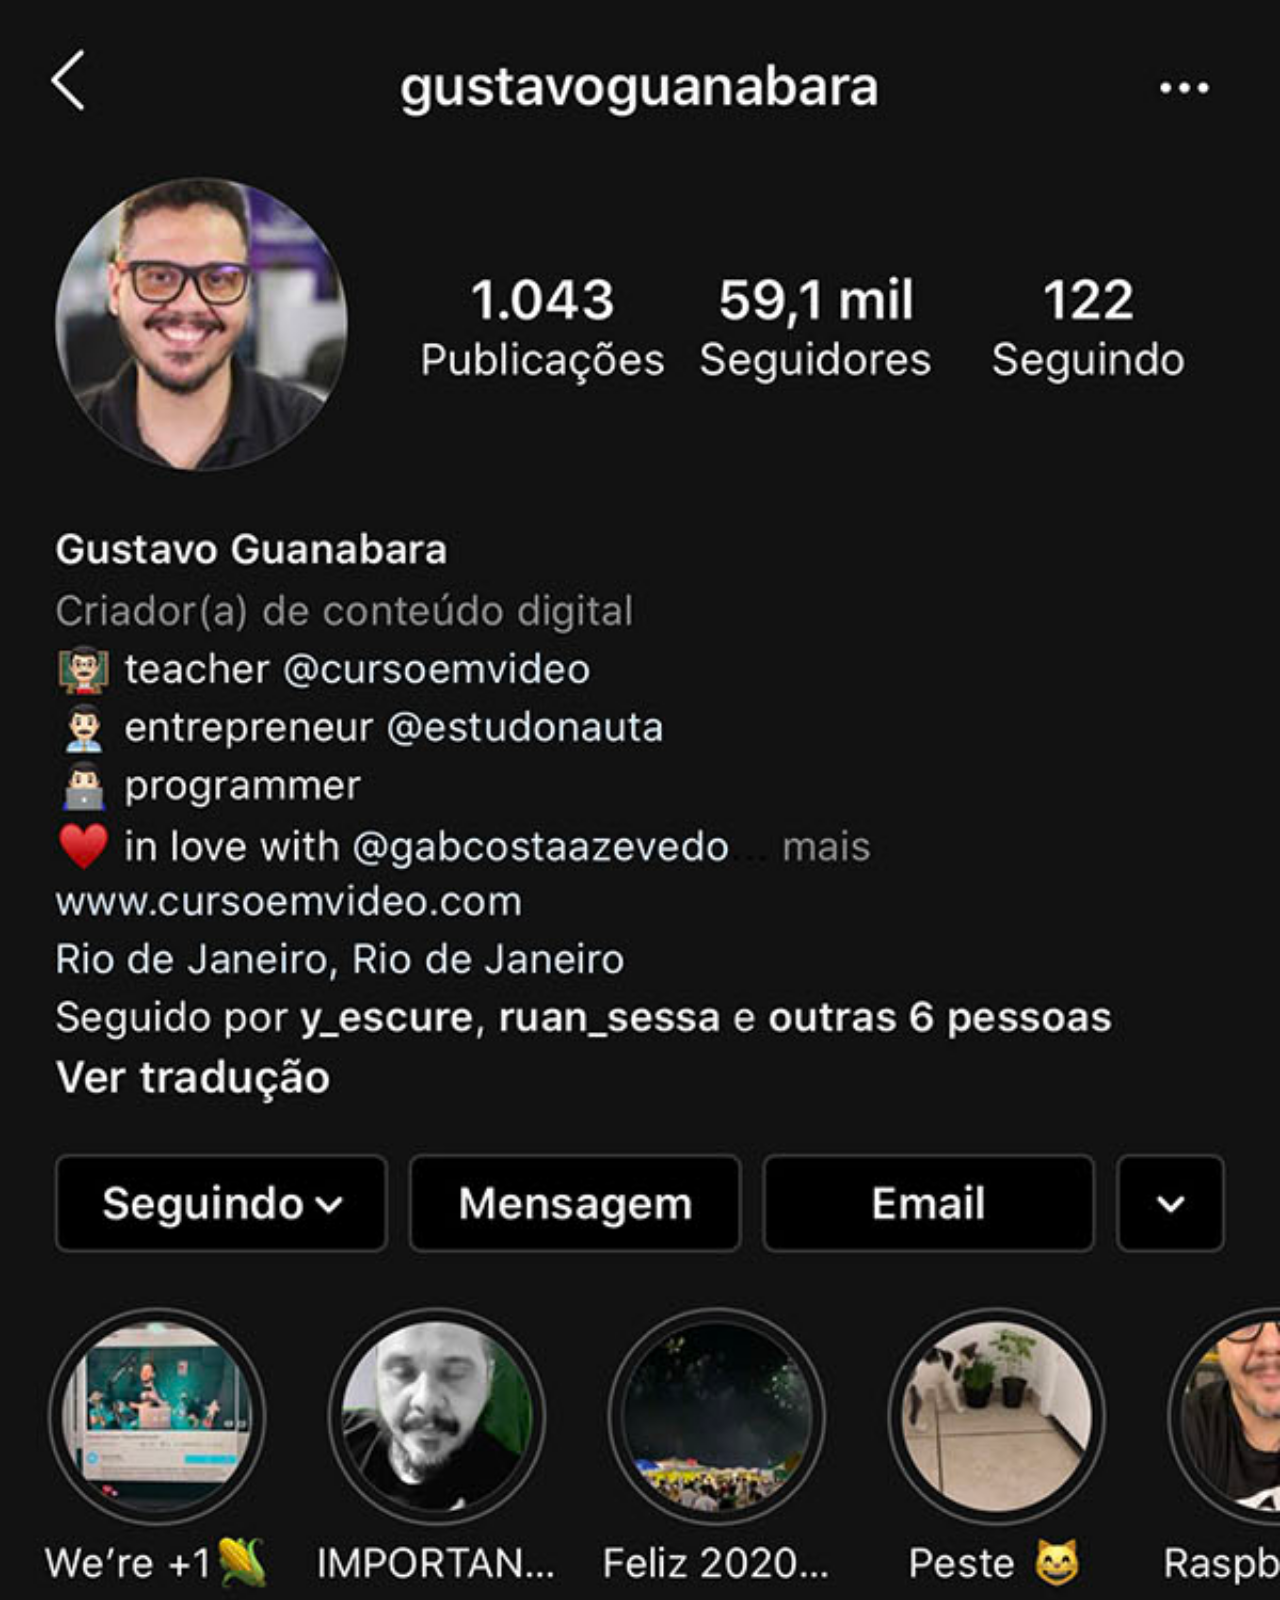
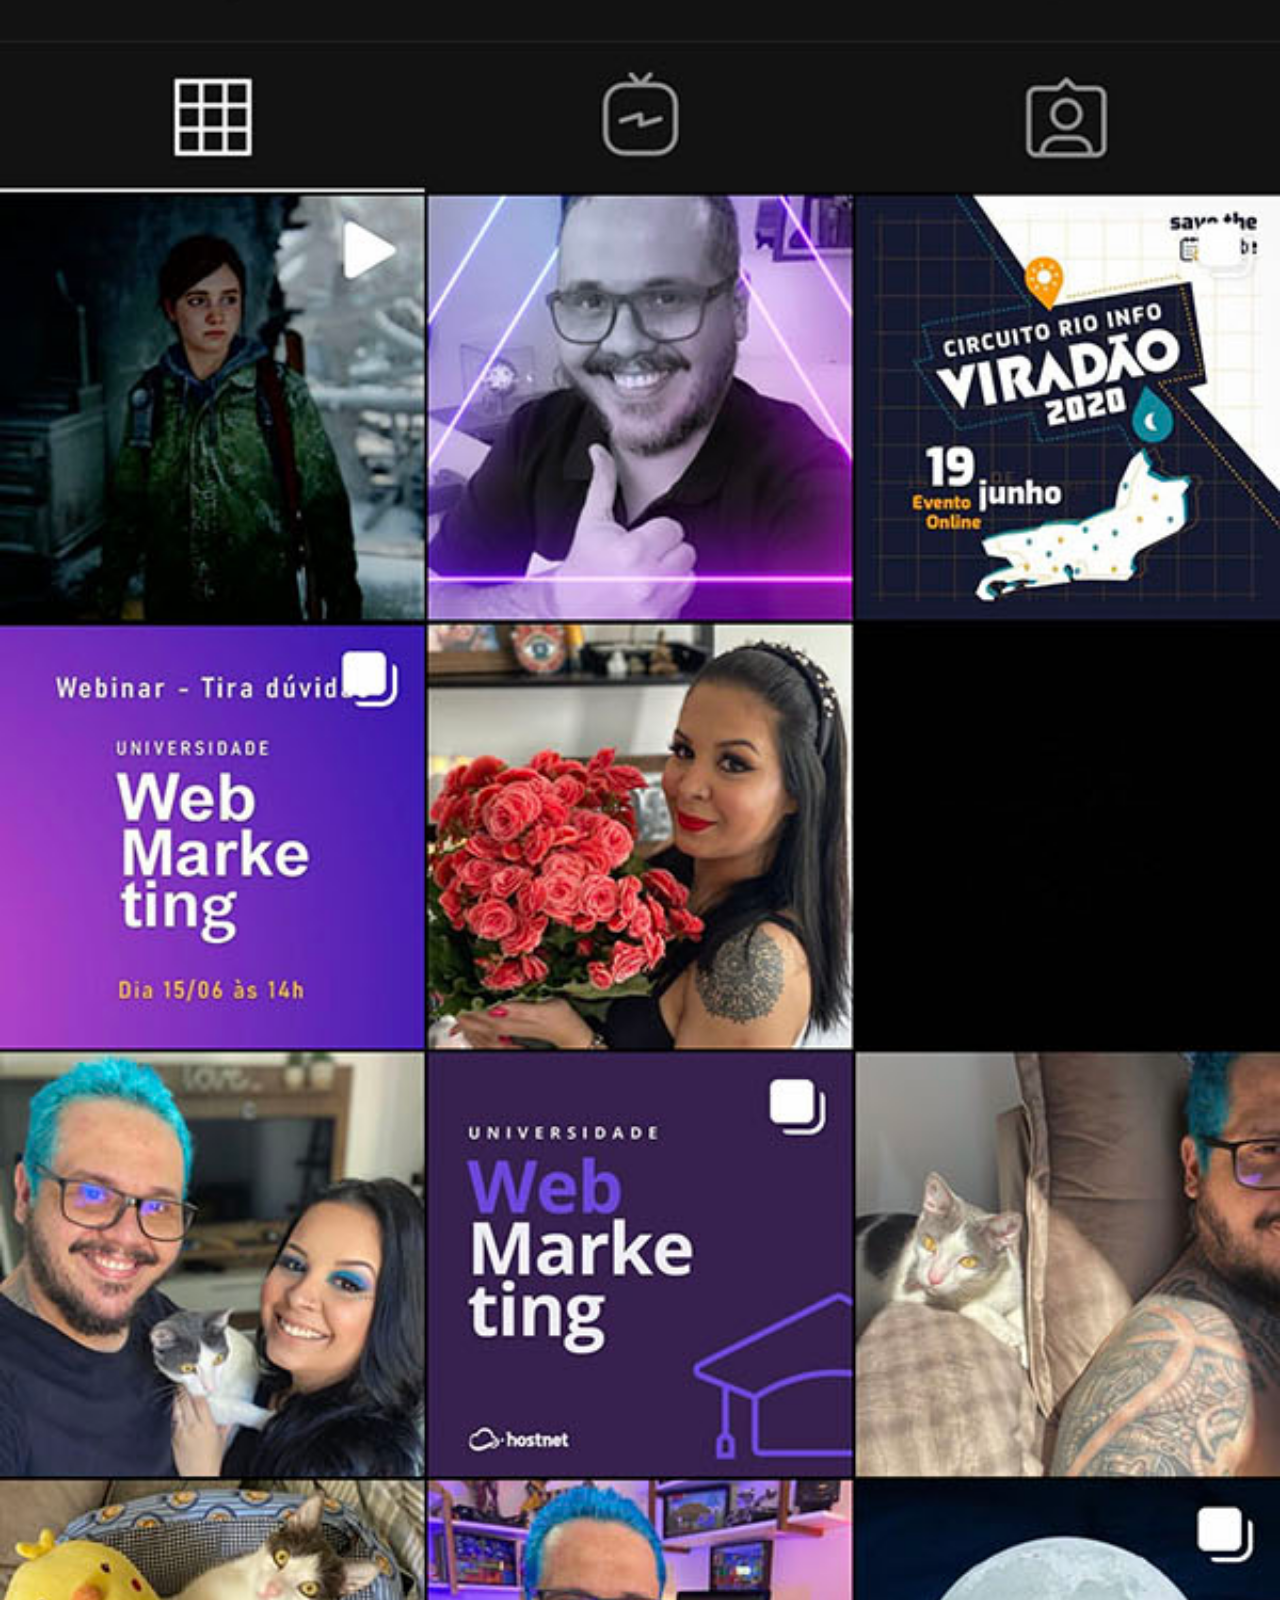
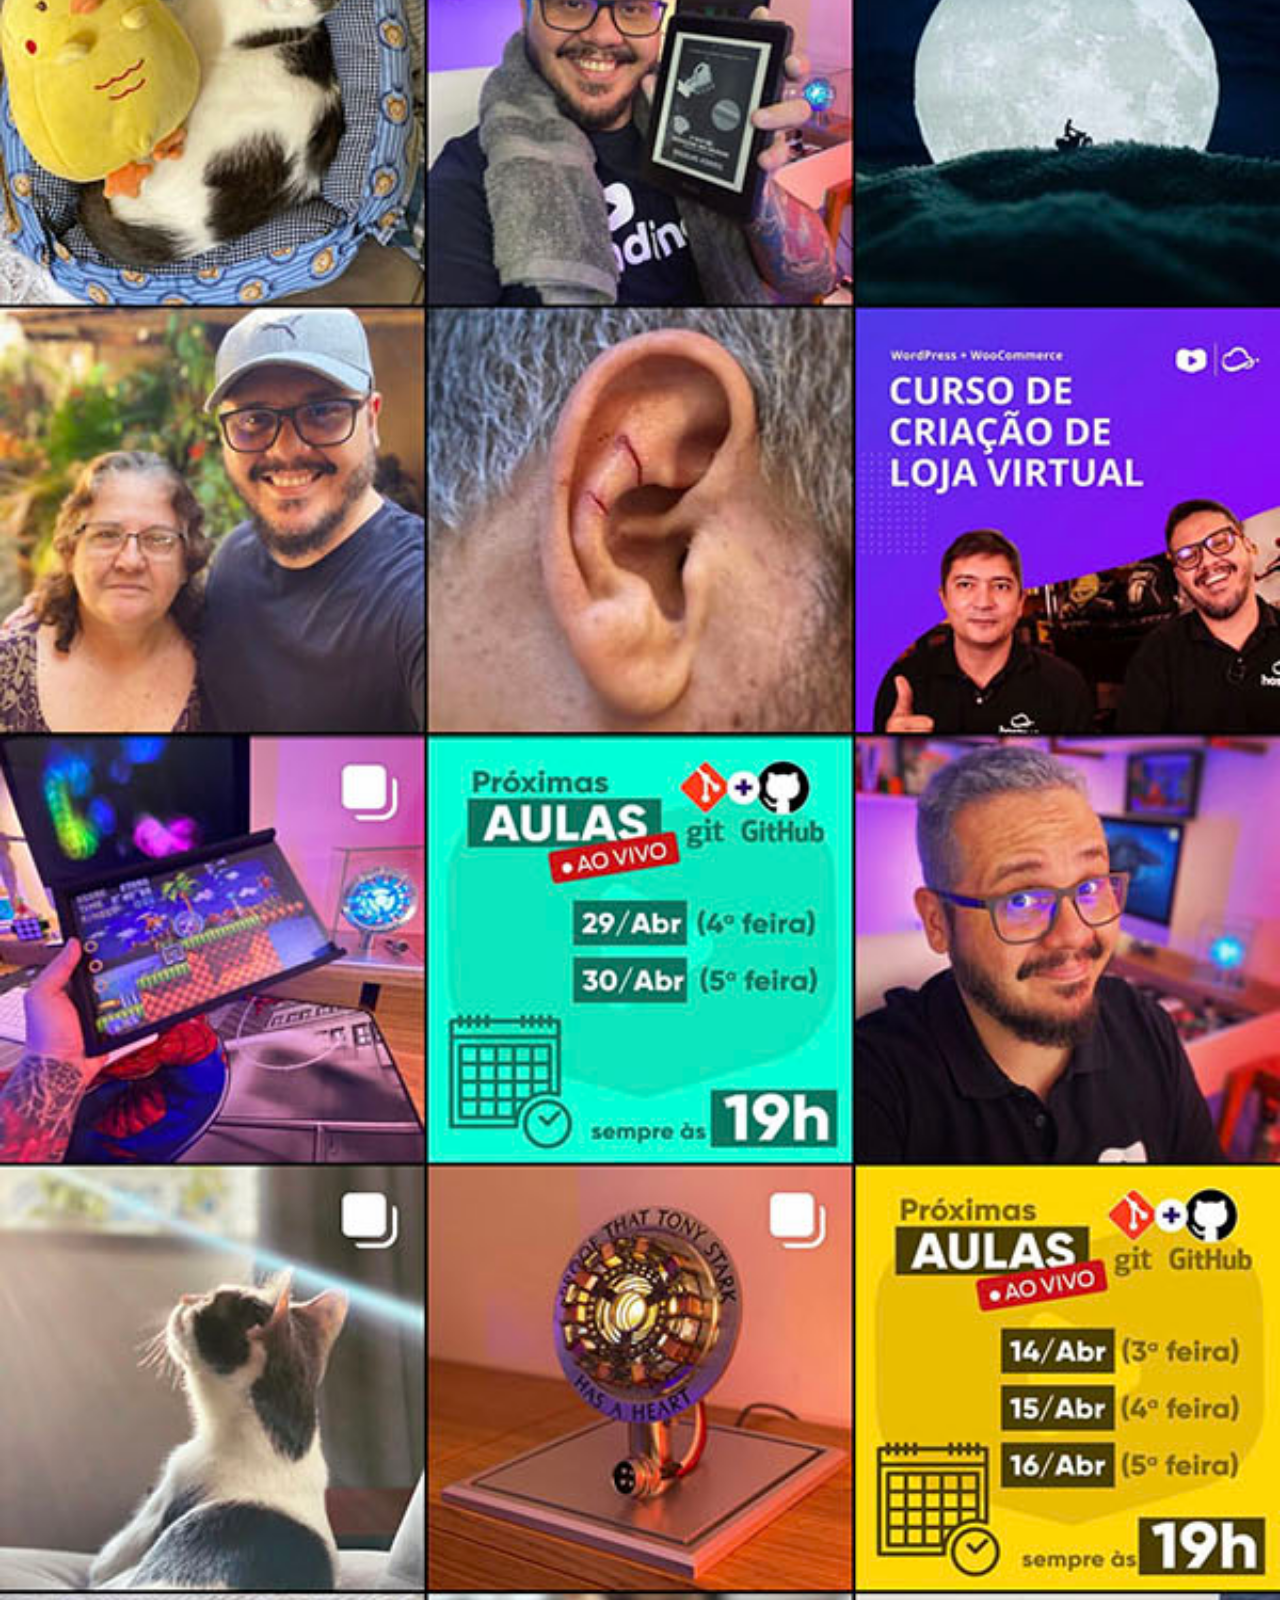
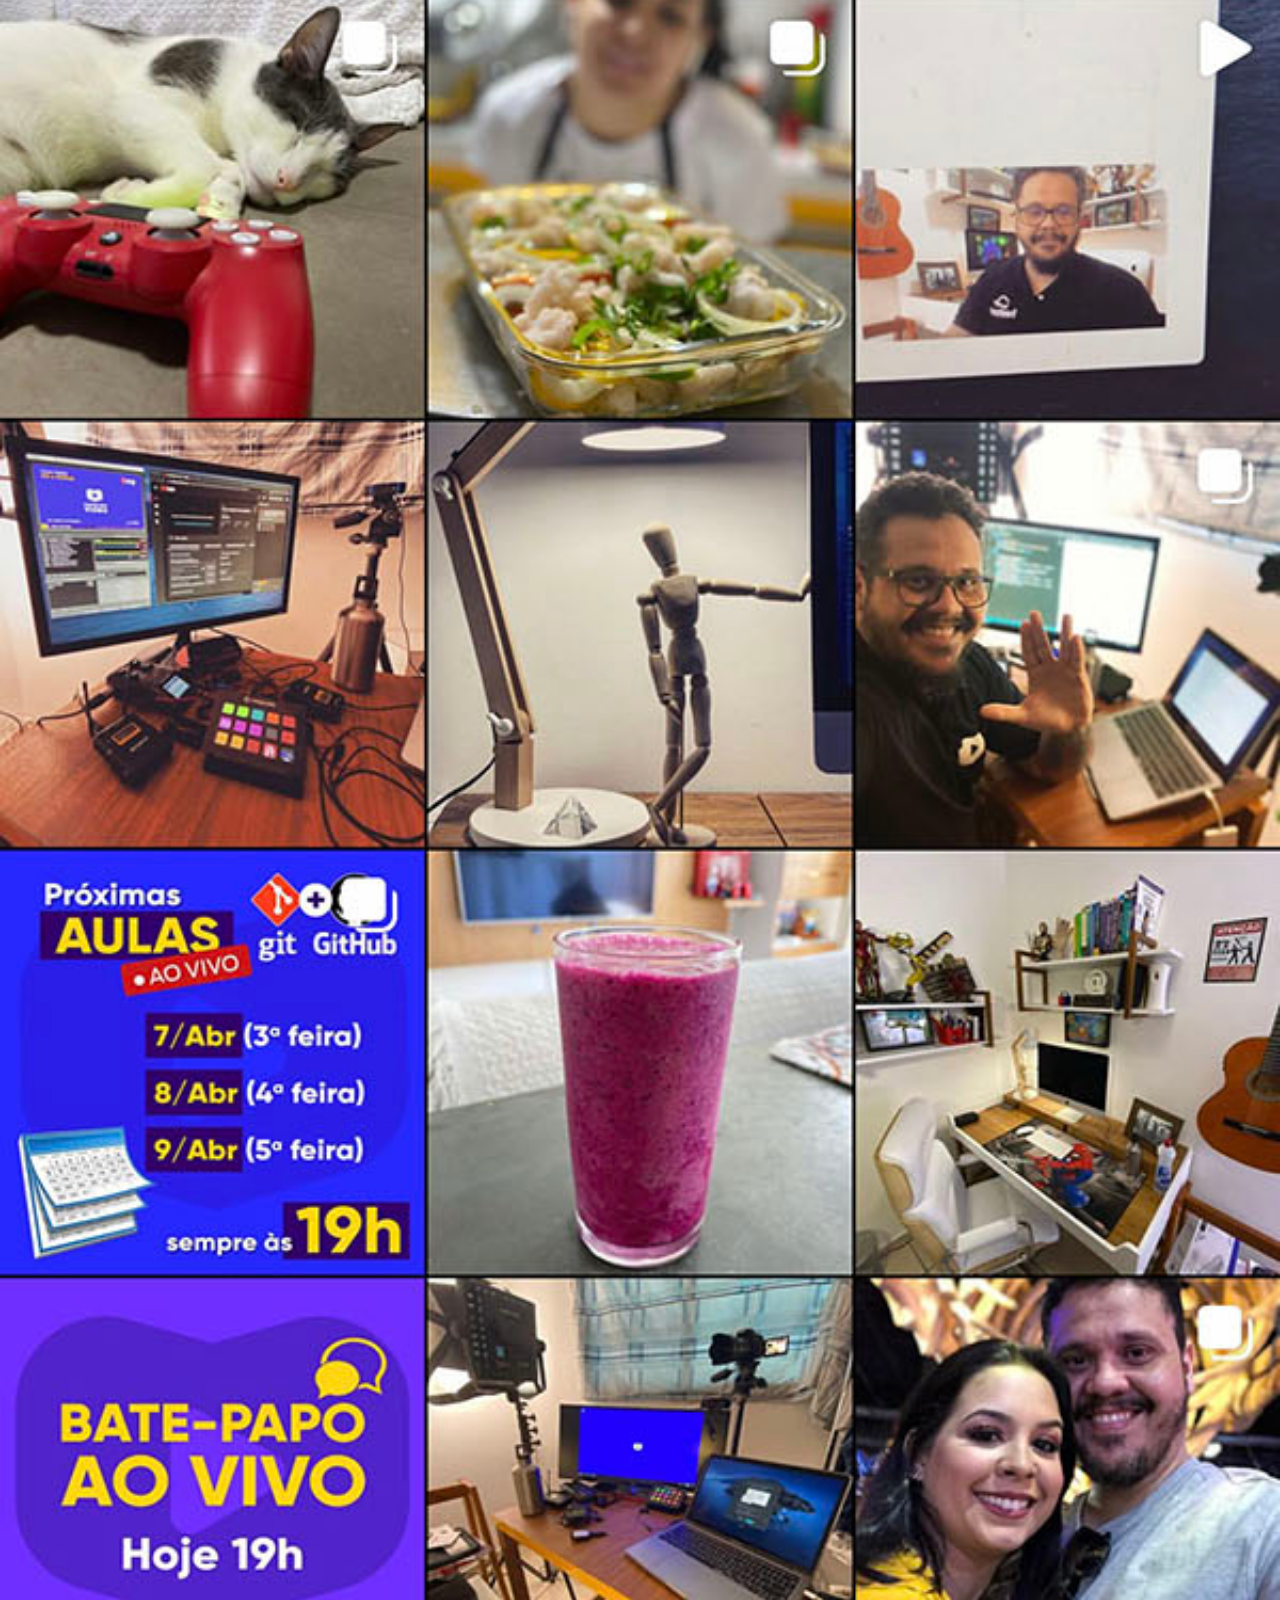
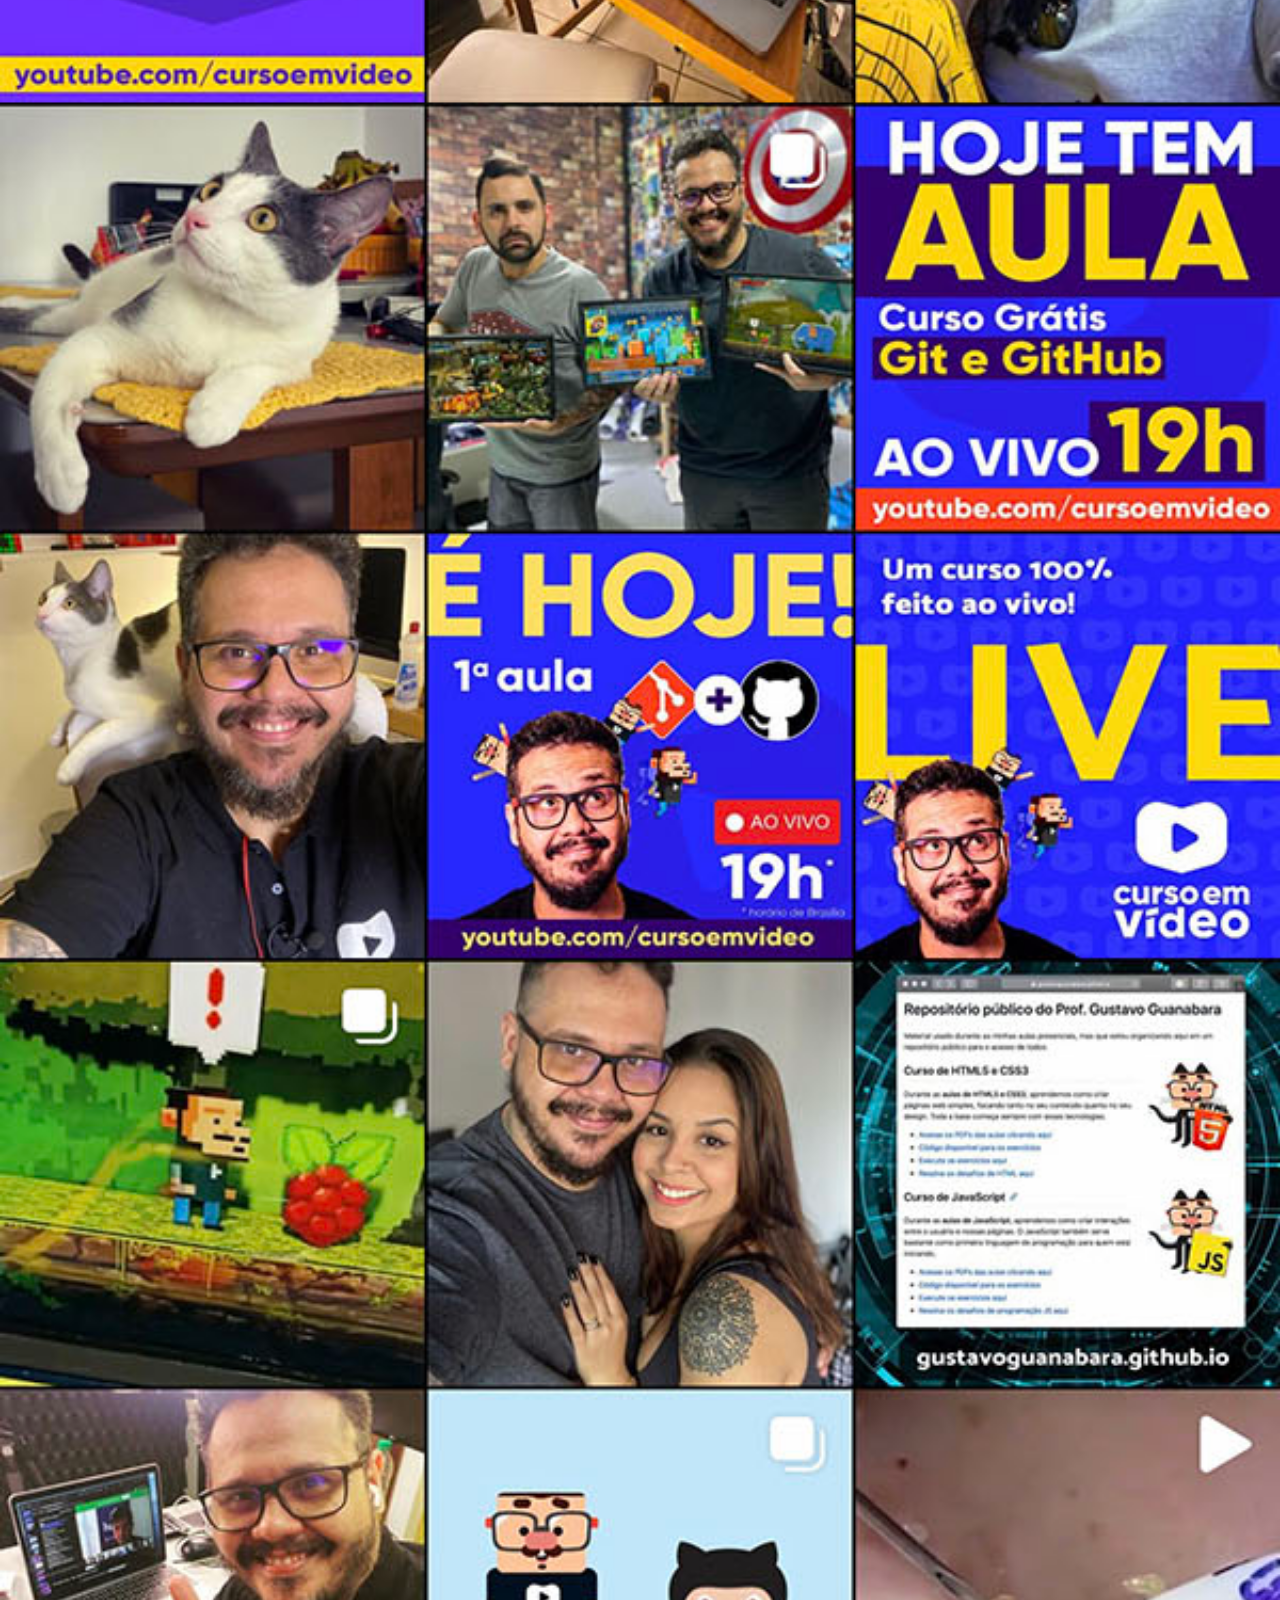
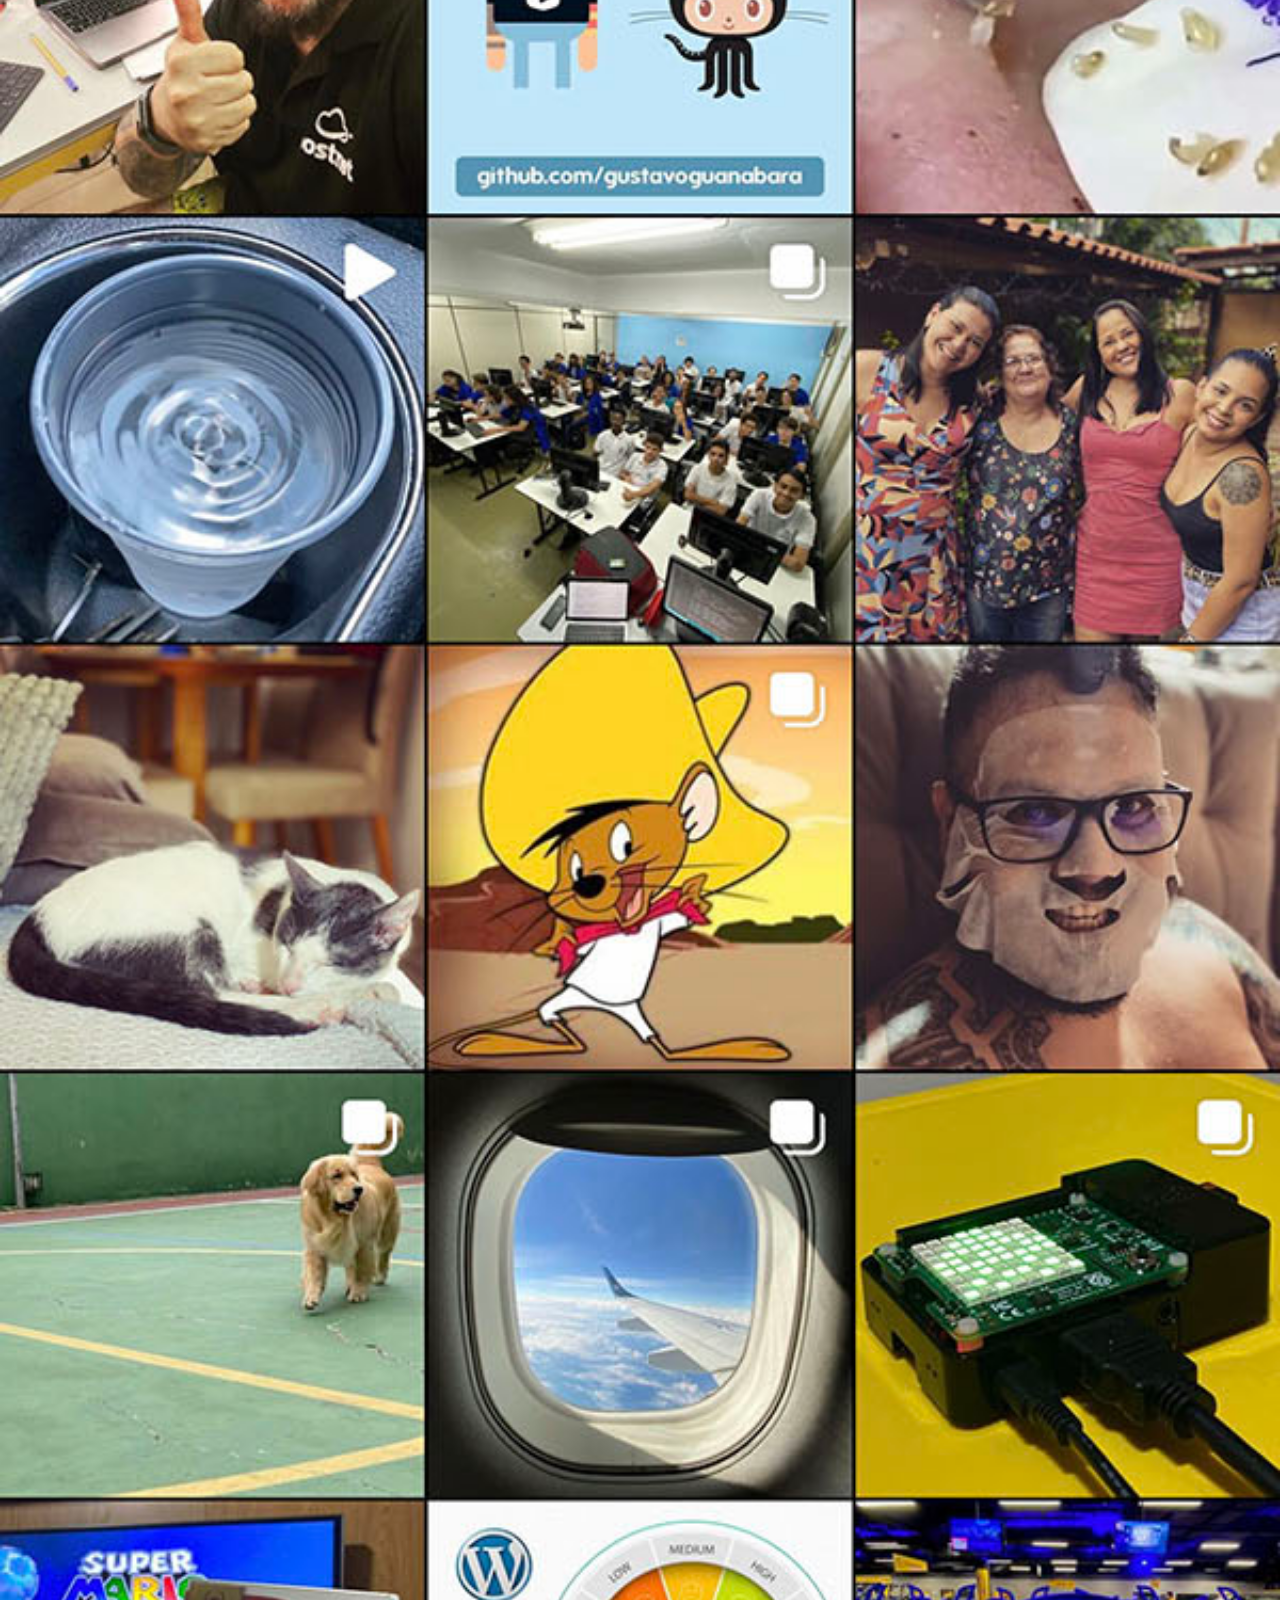
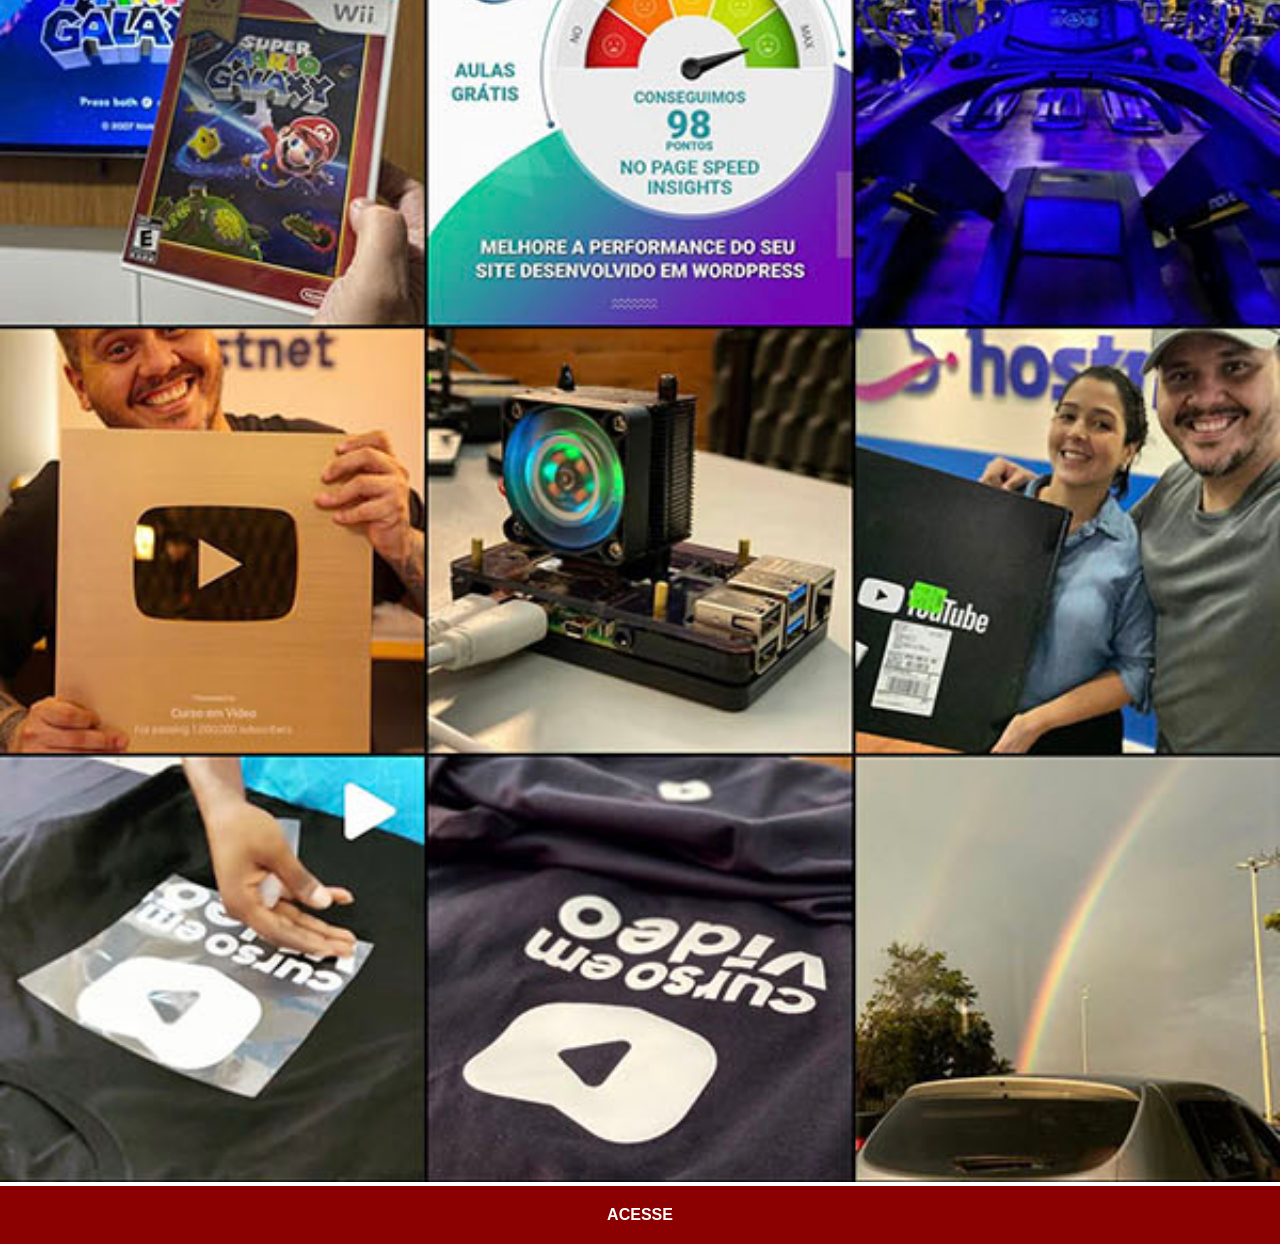
<file: instagram.html>
<!DOCTYPE html>
<html lang="pt-br">
<head>
    <meta charset="UTF-8">
    <meta name="viewport" content="width=device-width, initial-scale=1.0">
    <title>Instagram</title>
    <link rel="stylesheet" href="estilos/sociais.css">
</head>
<body>
    <img src="imagens/tela-instagram.jpg" alt="Instagram">
    <a href="https://www.instagram.com/gustavoguanabara/" target="_blank">ACESSE</a>
</body>
</html>
</file>
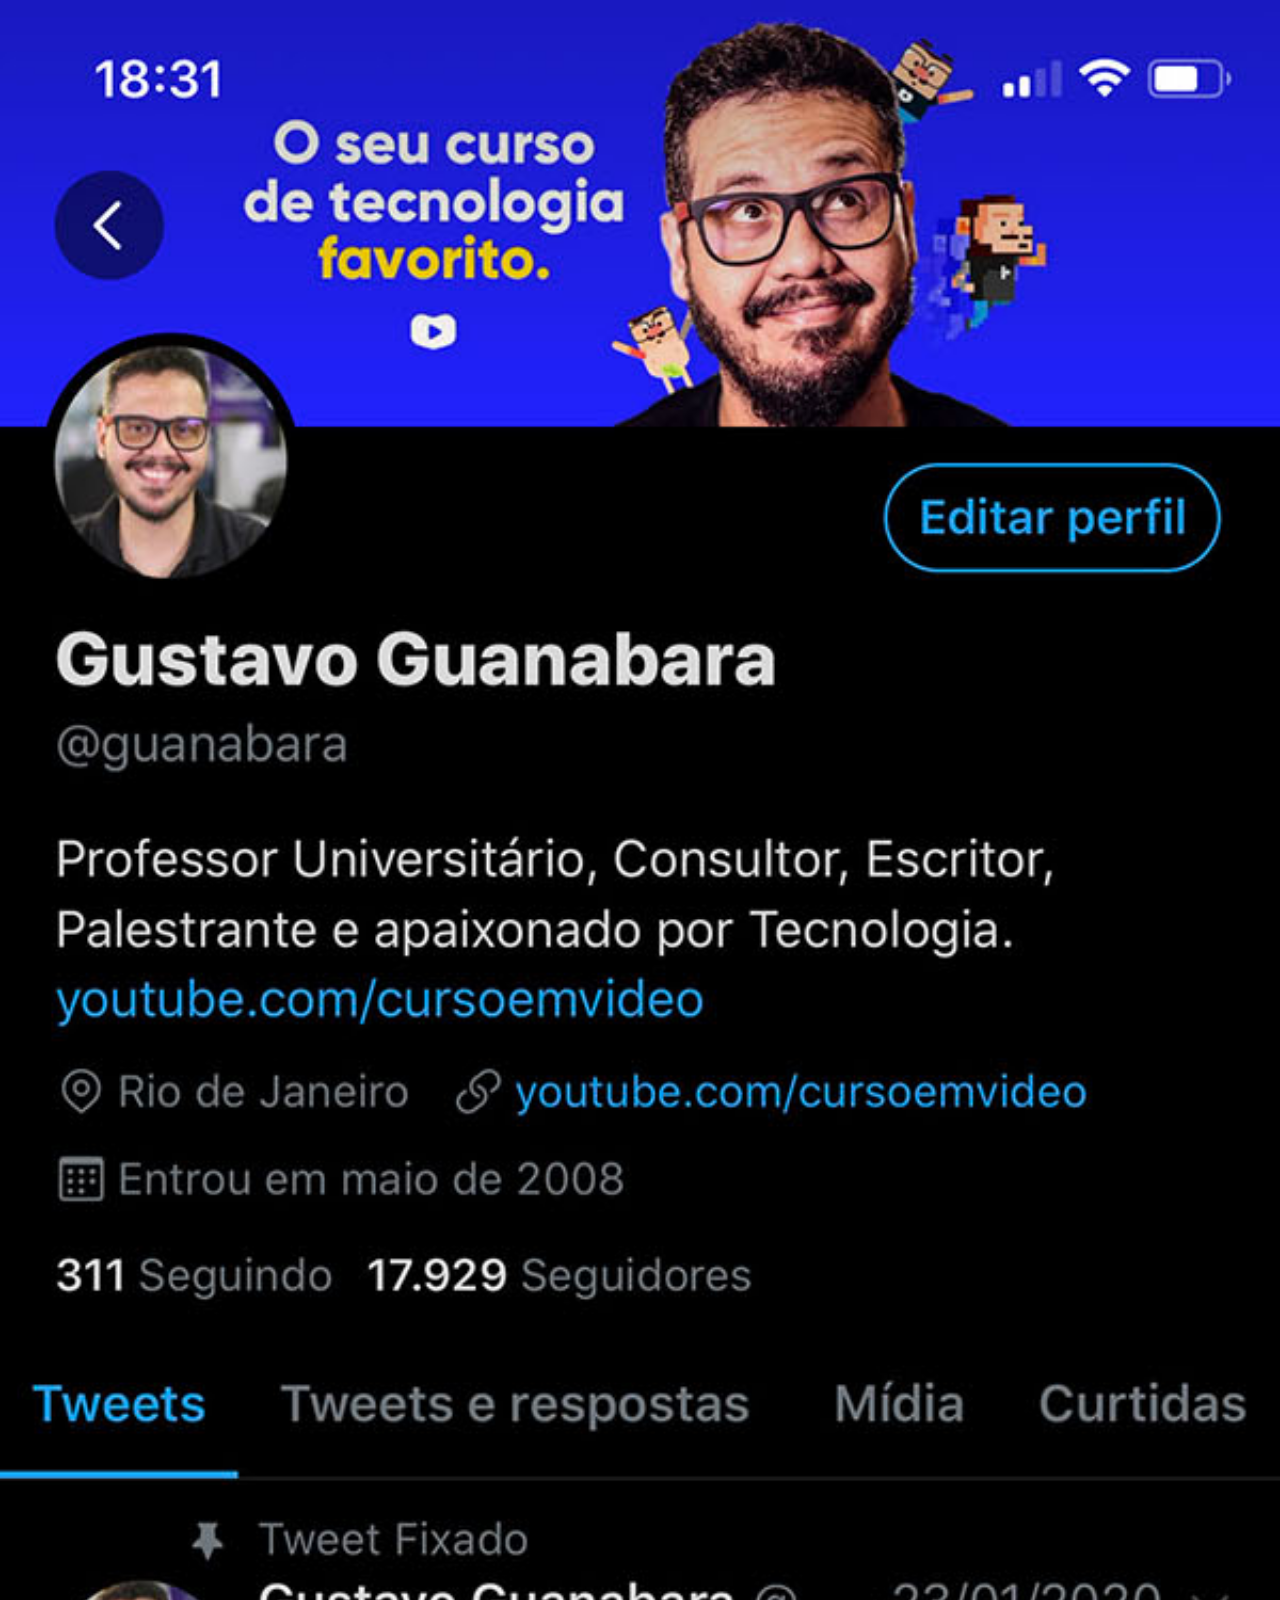
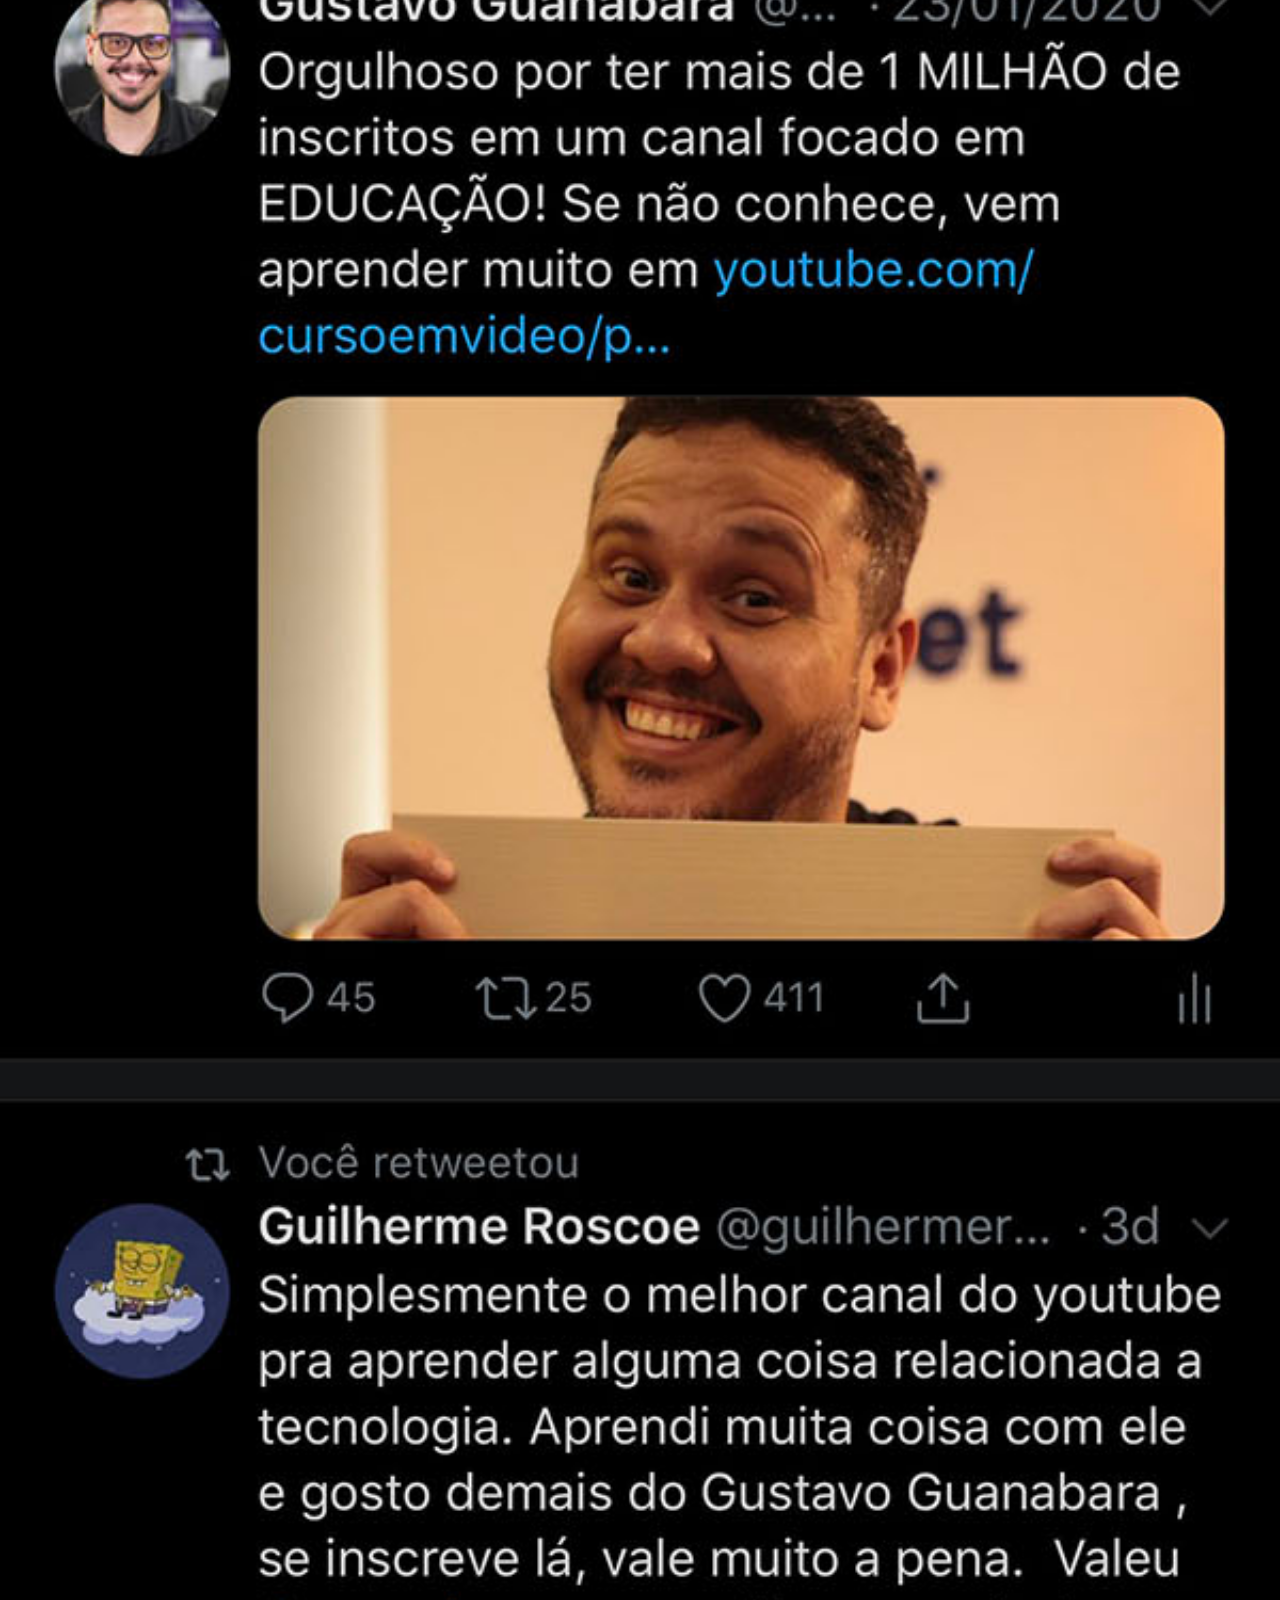
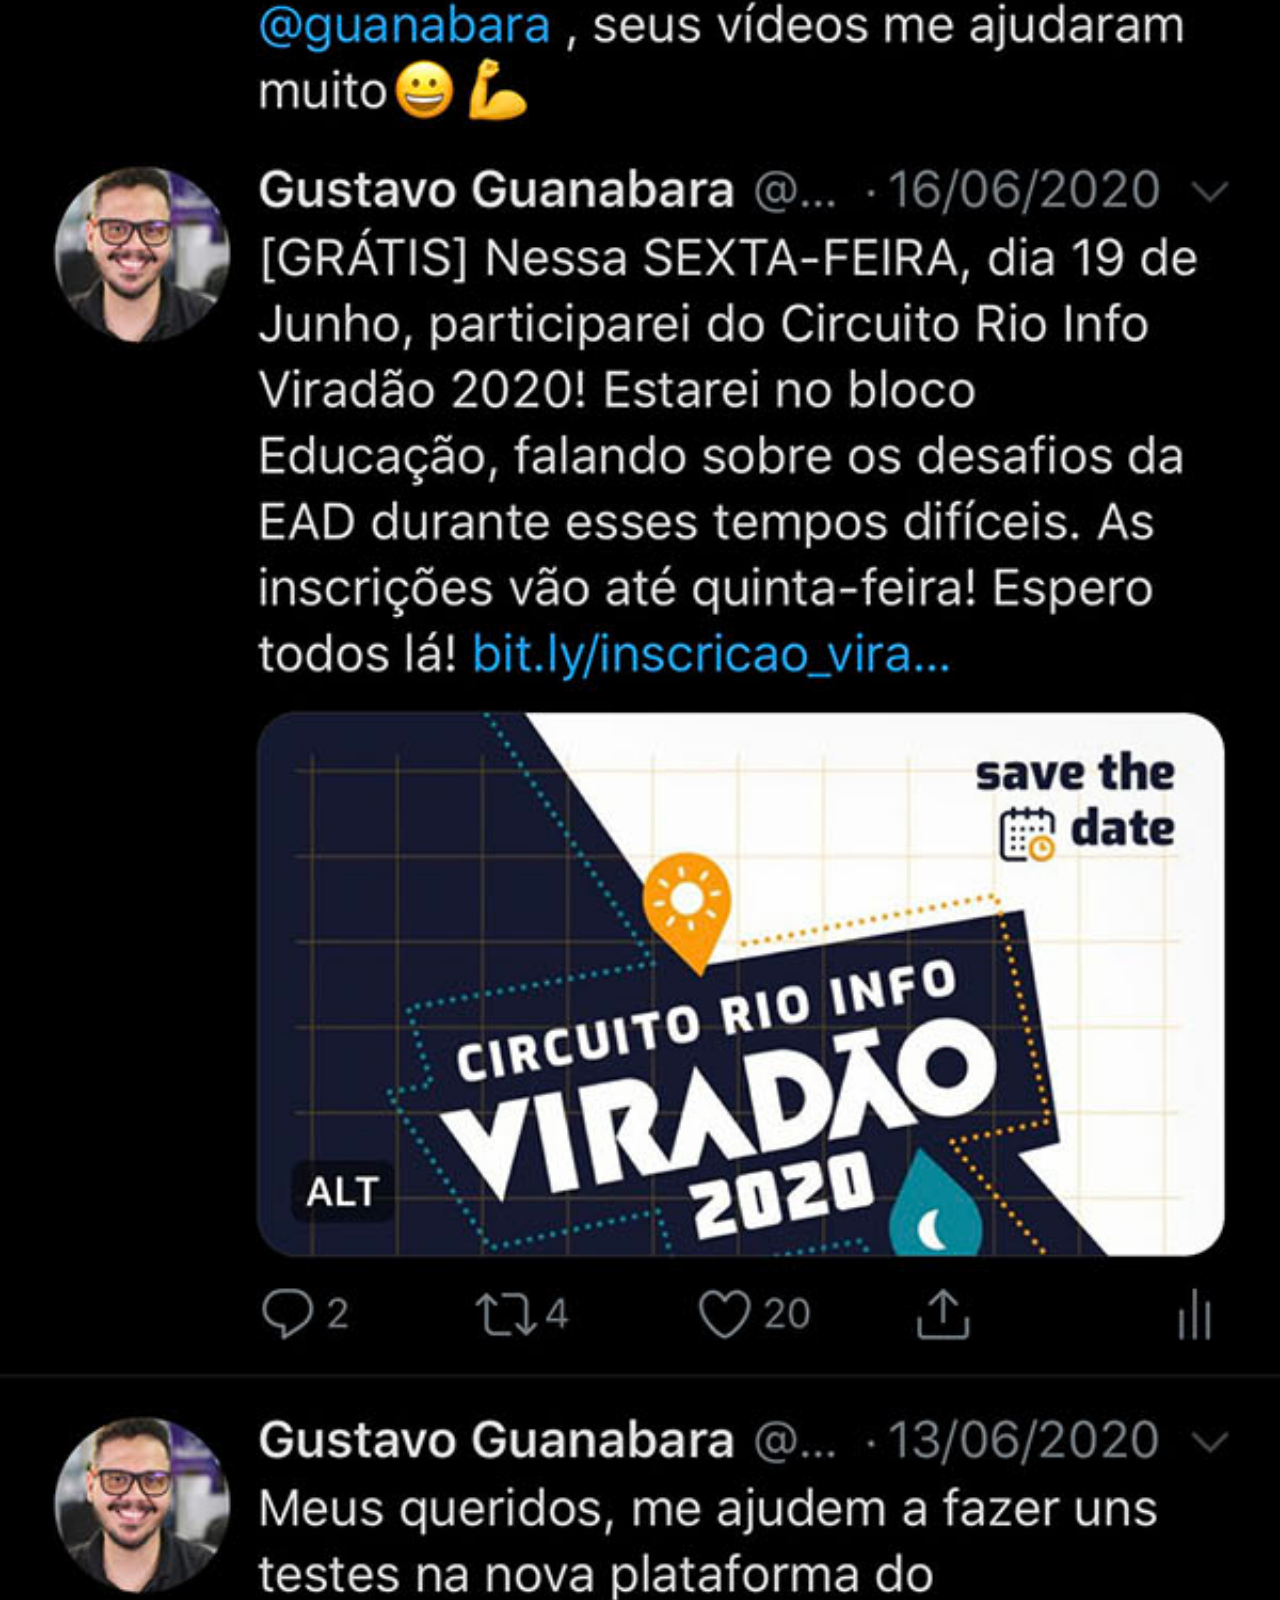
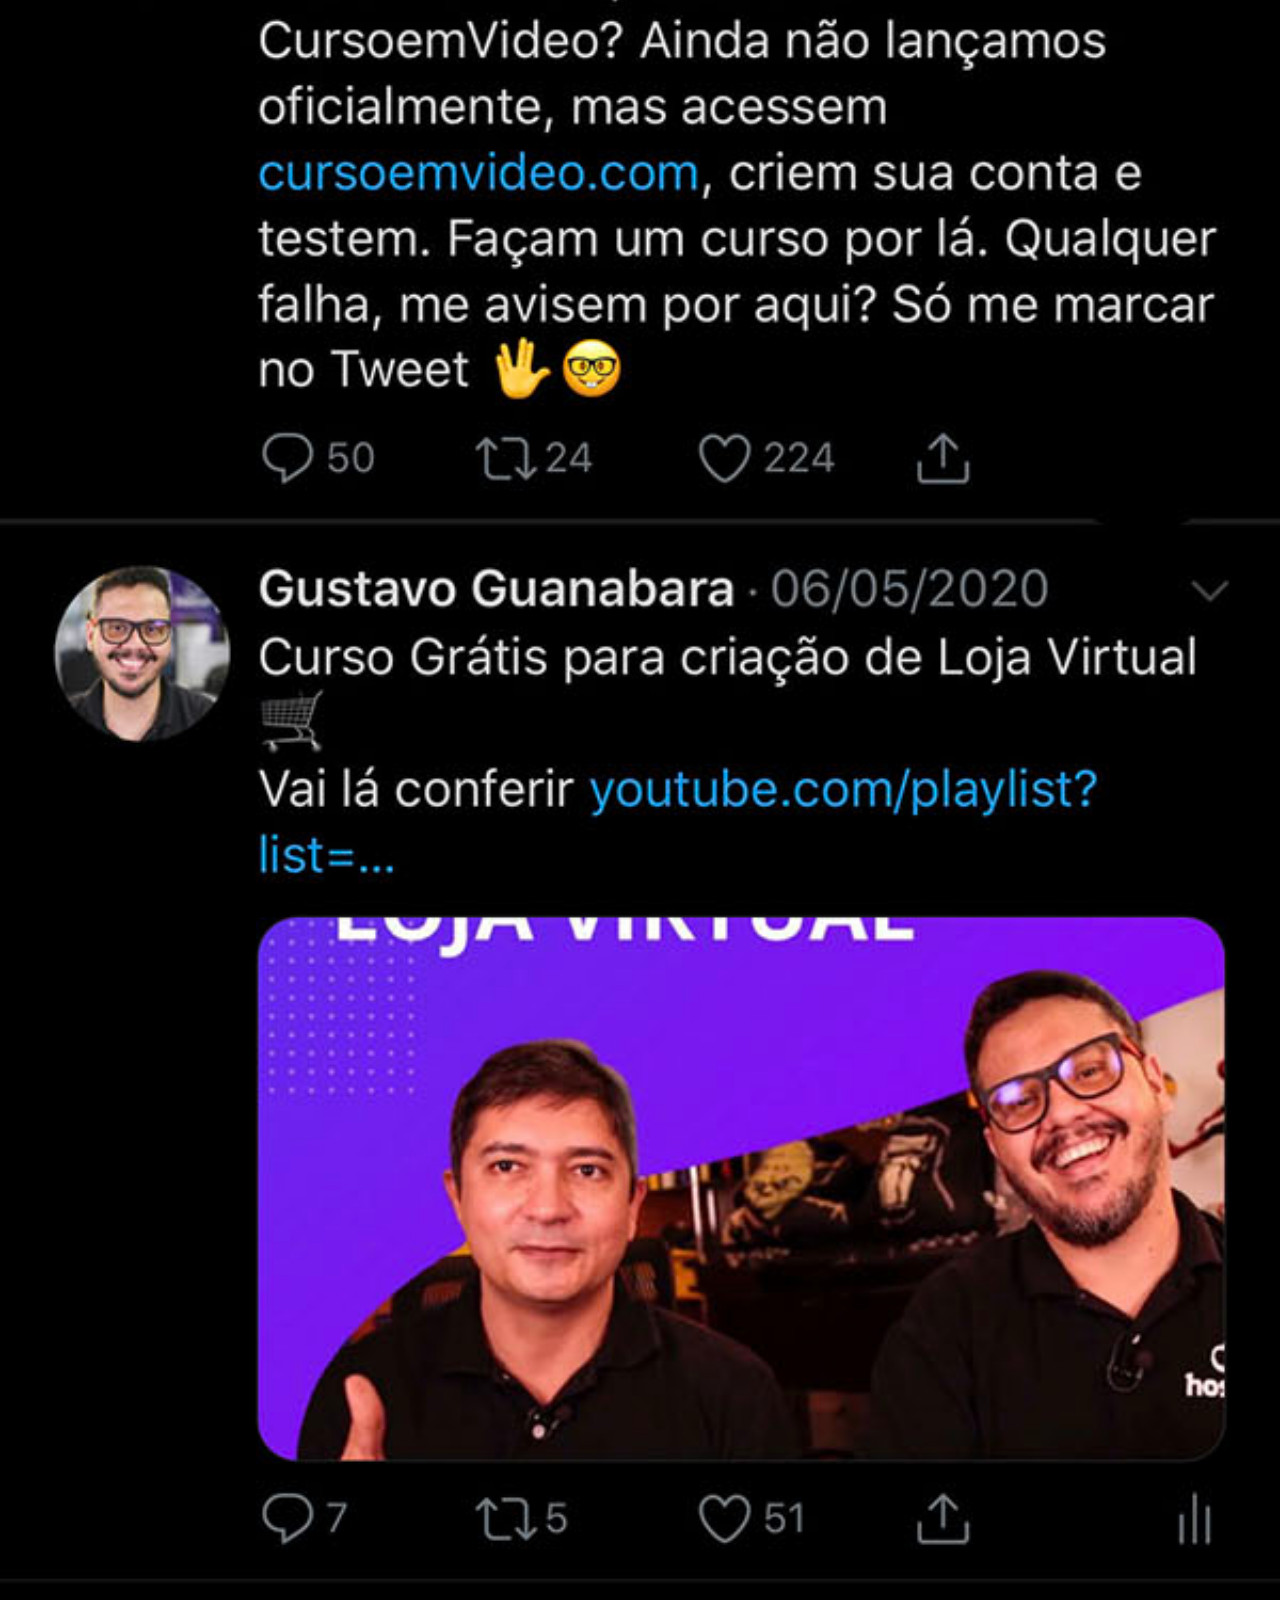
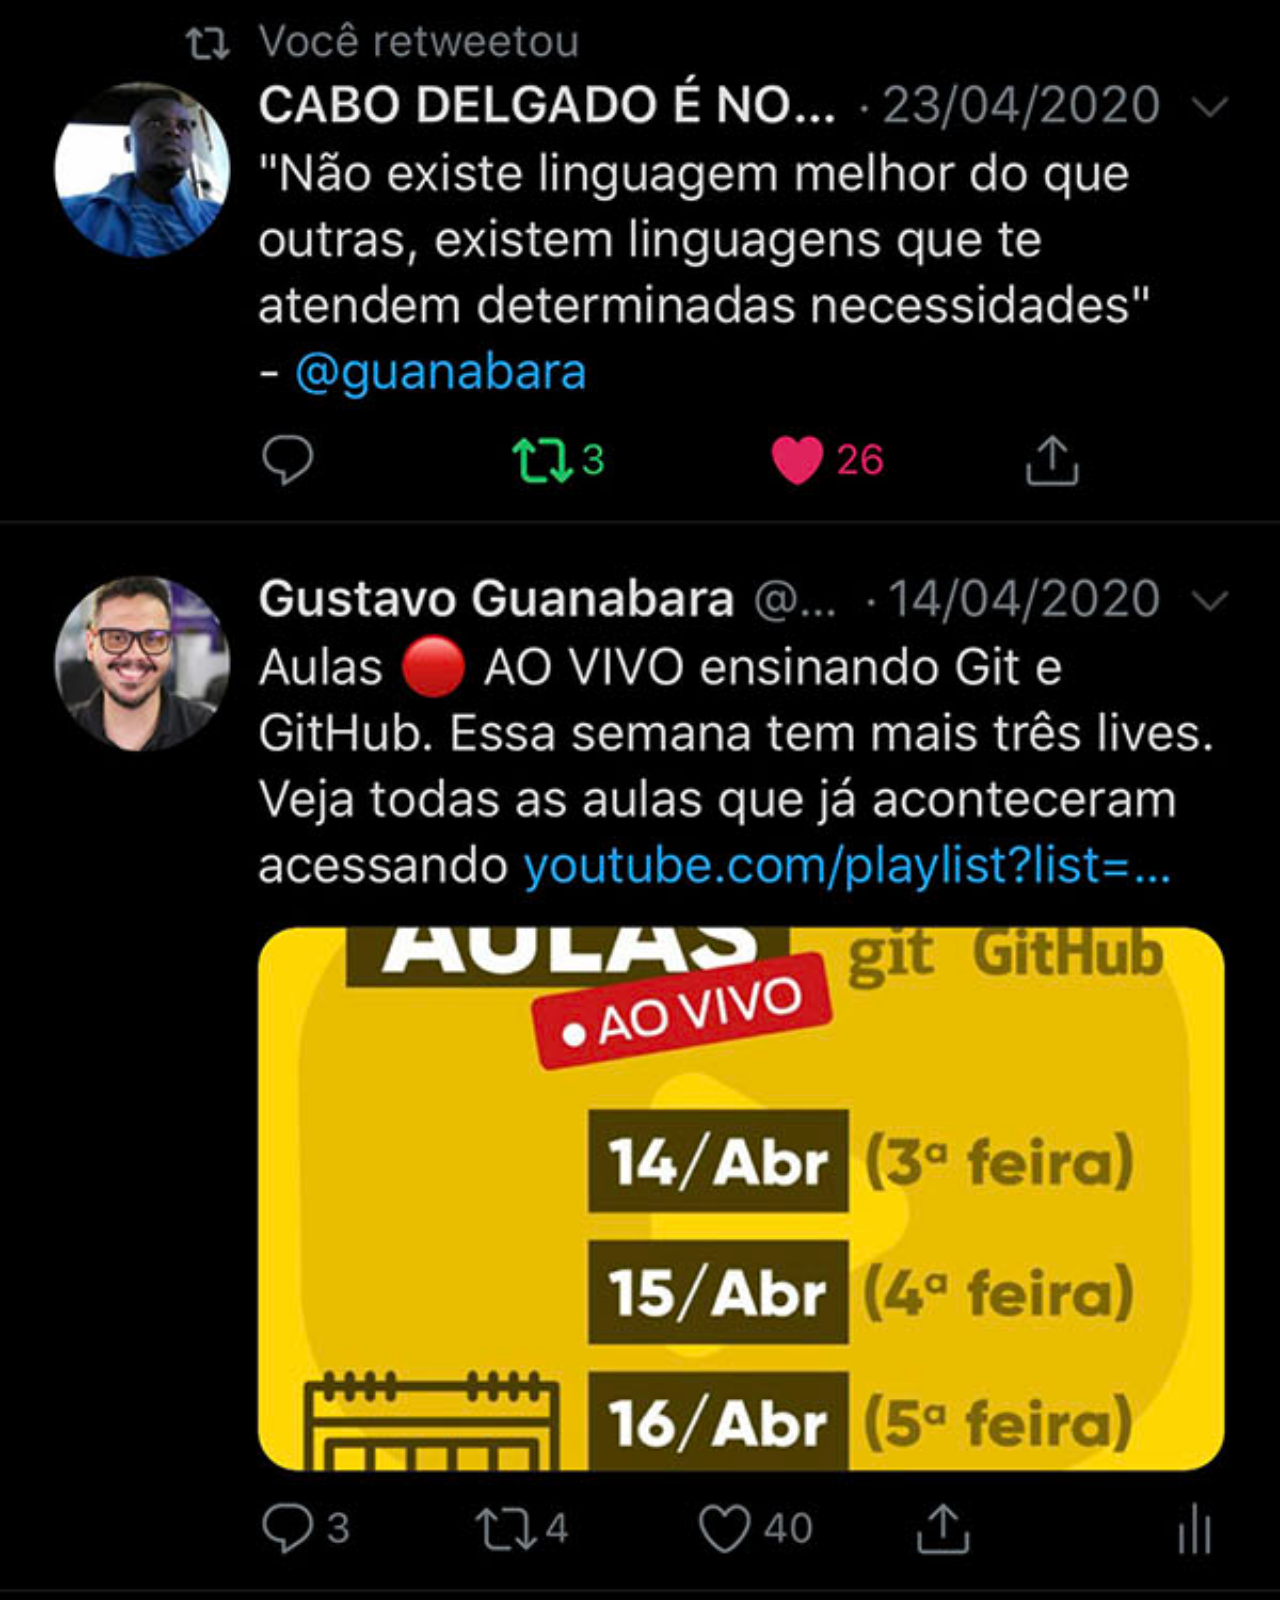
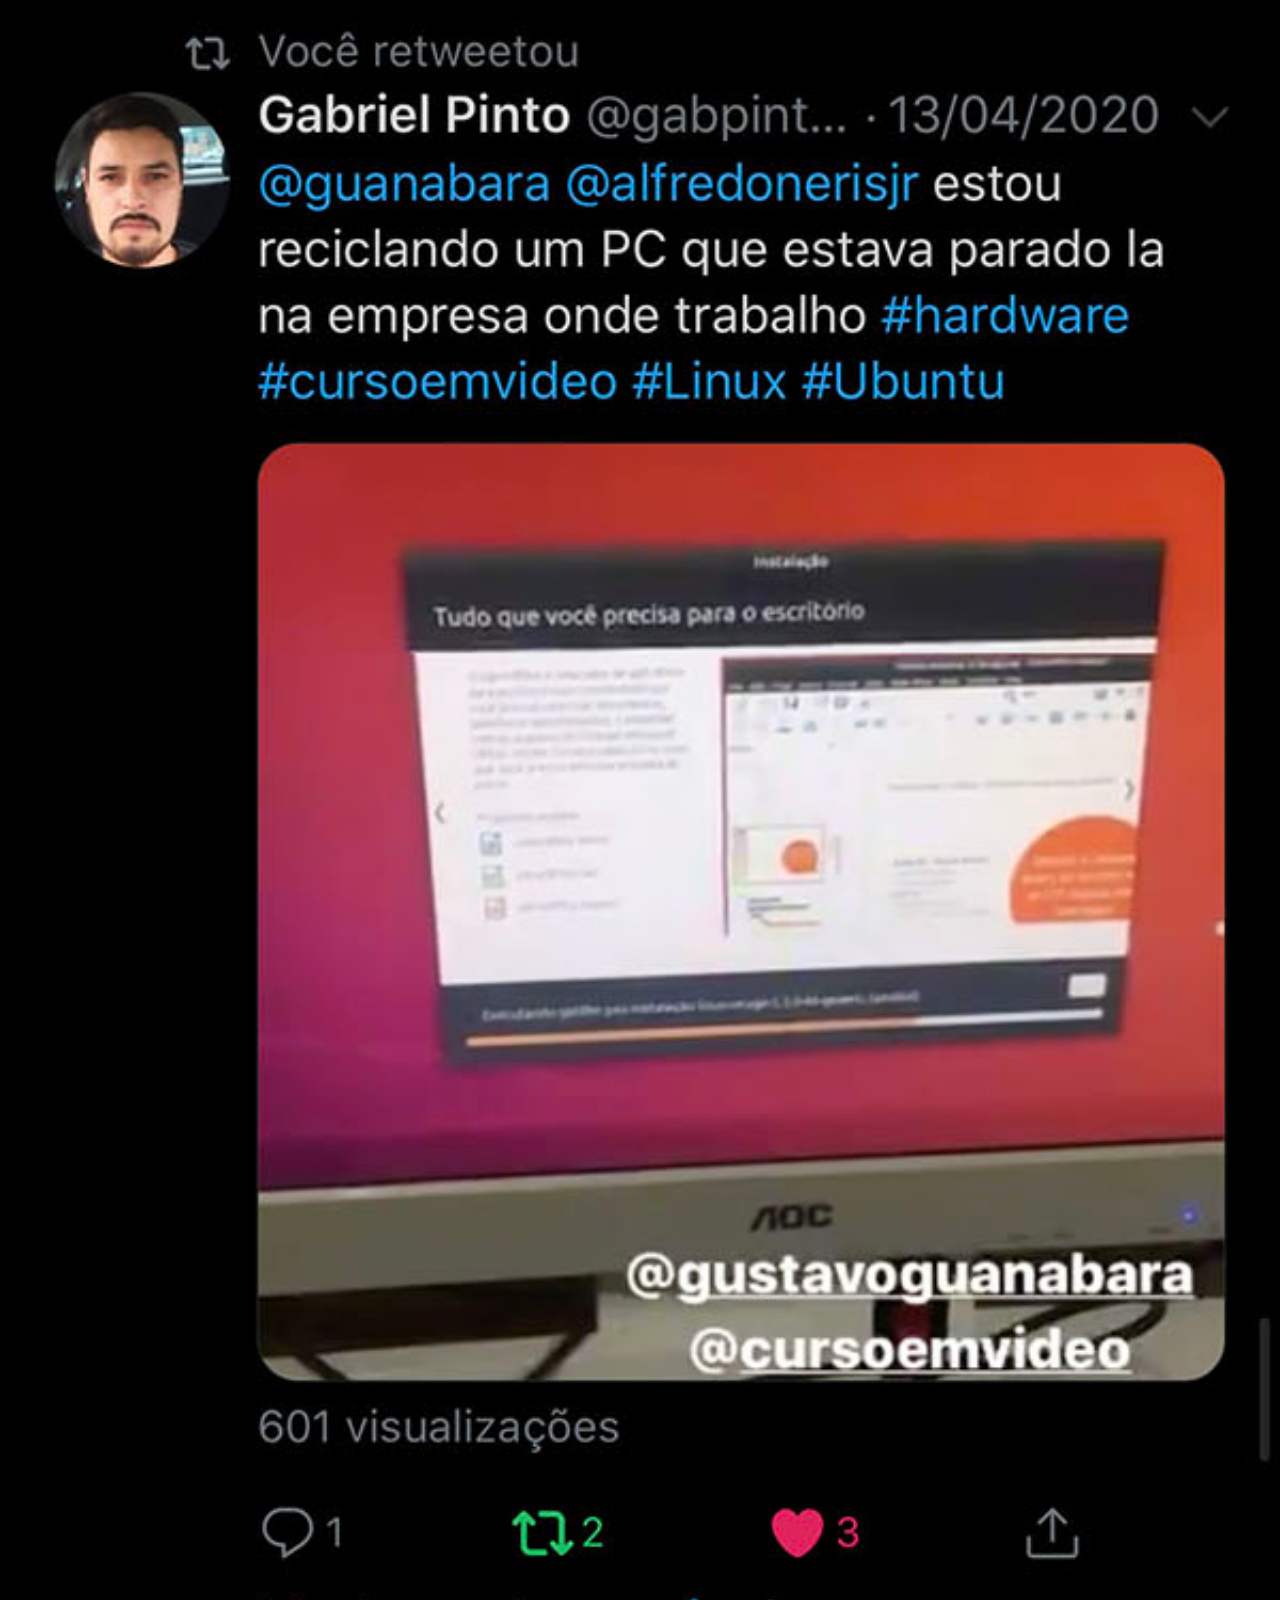
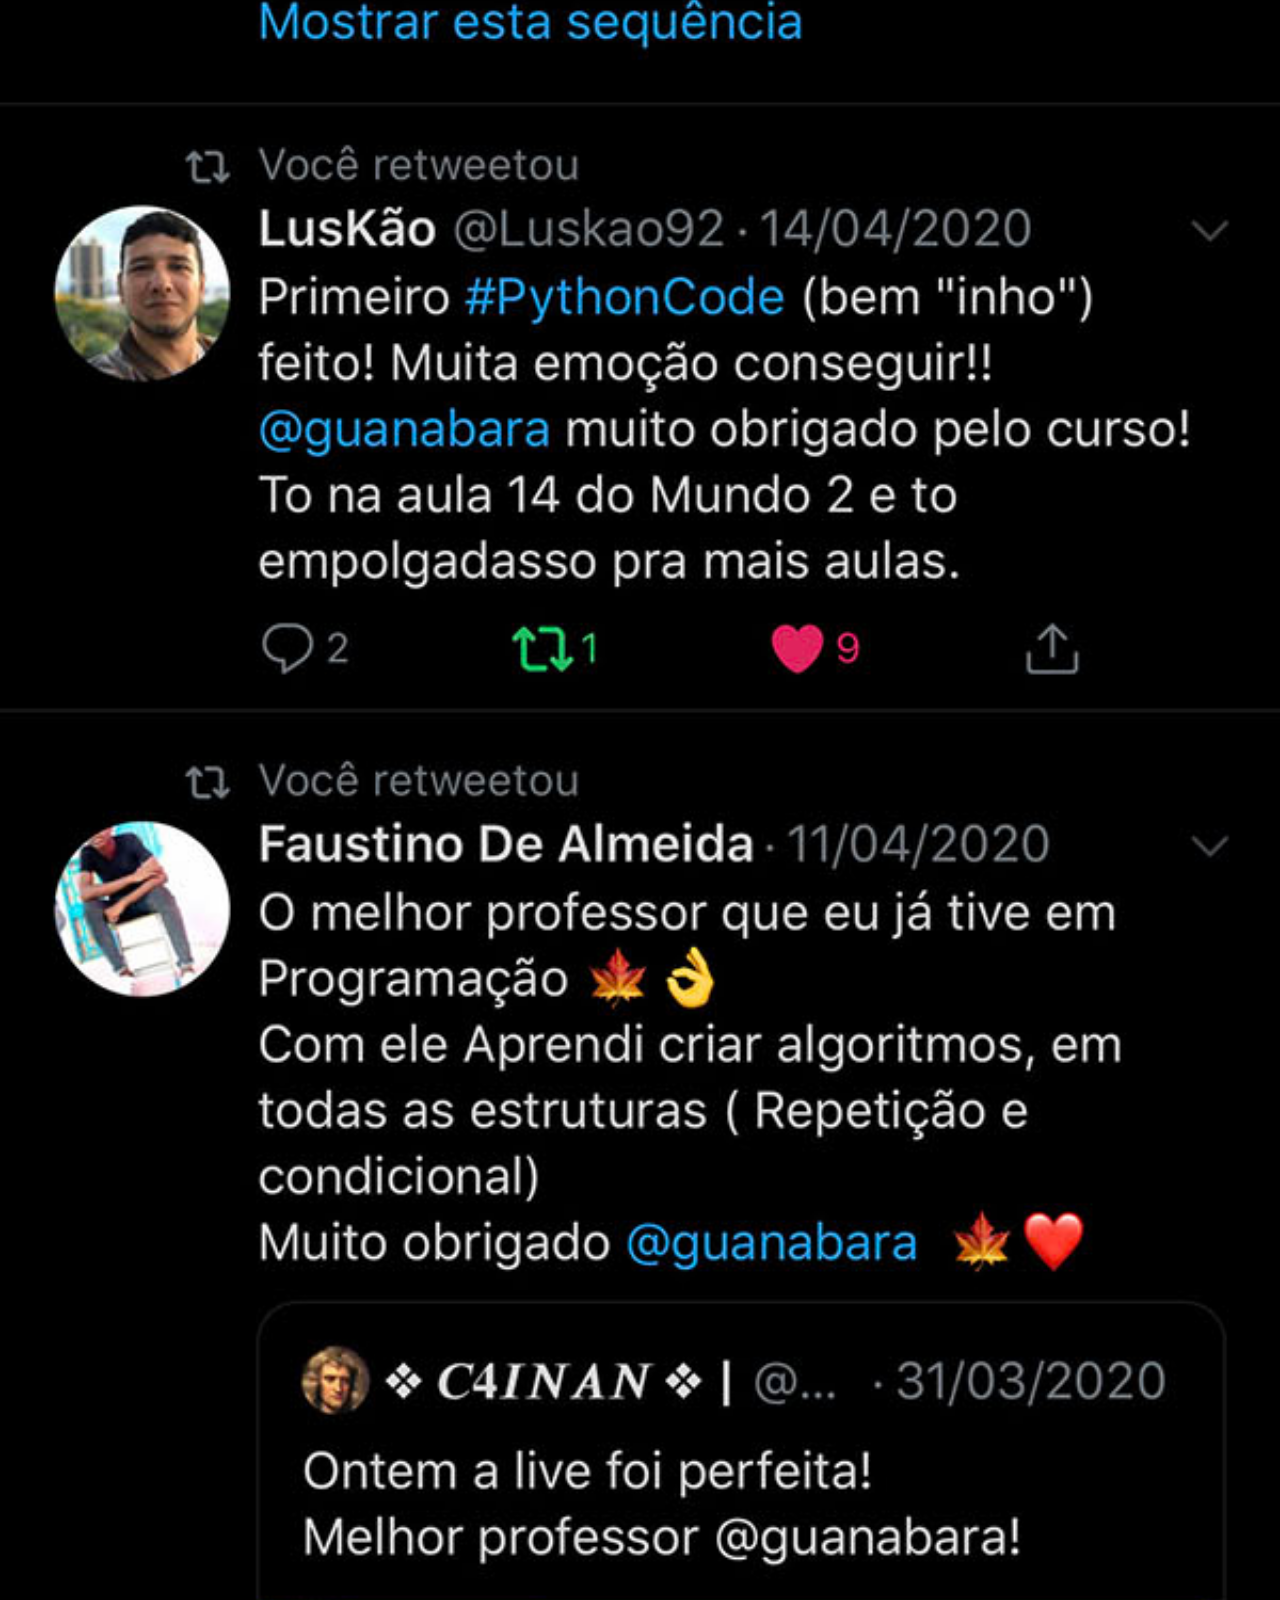
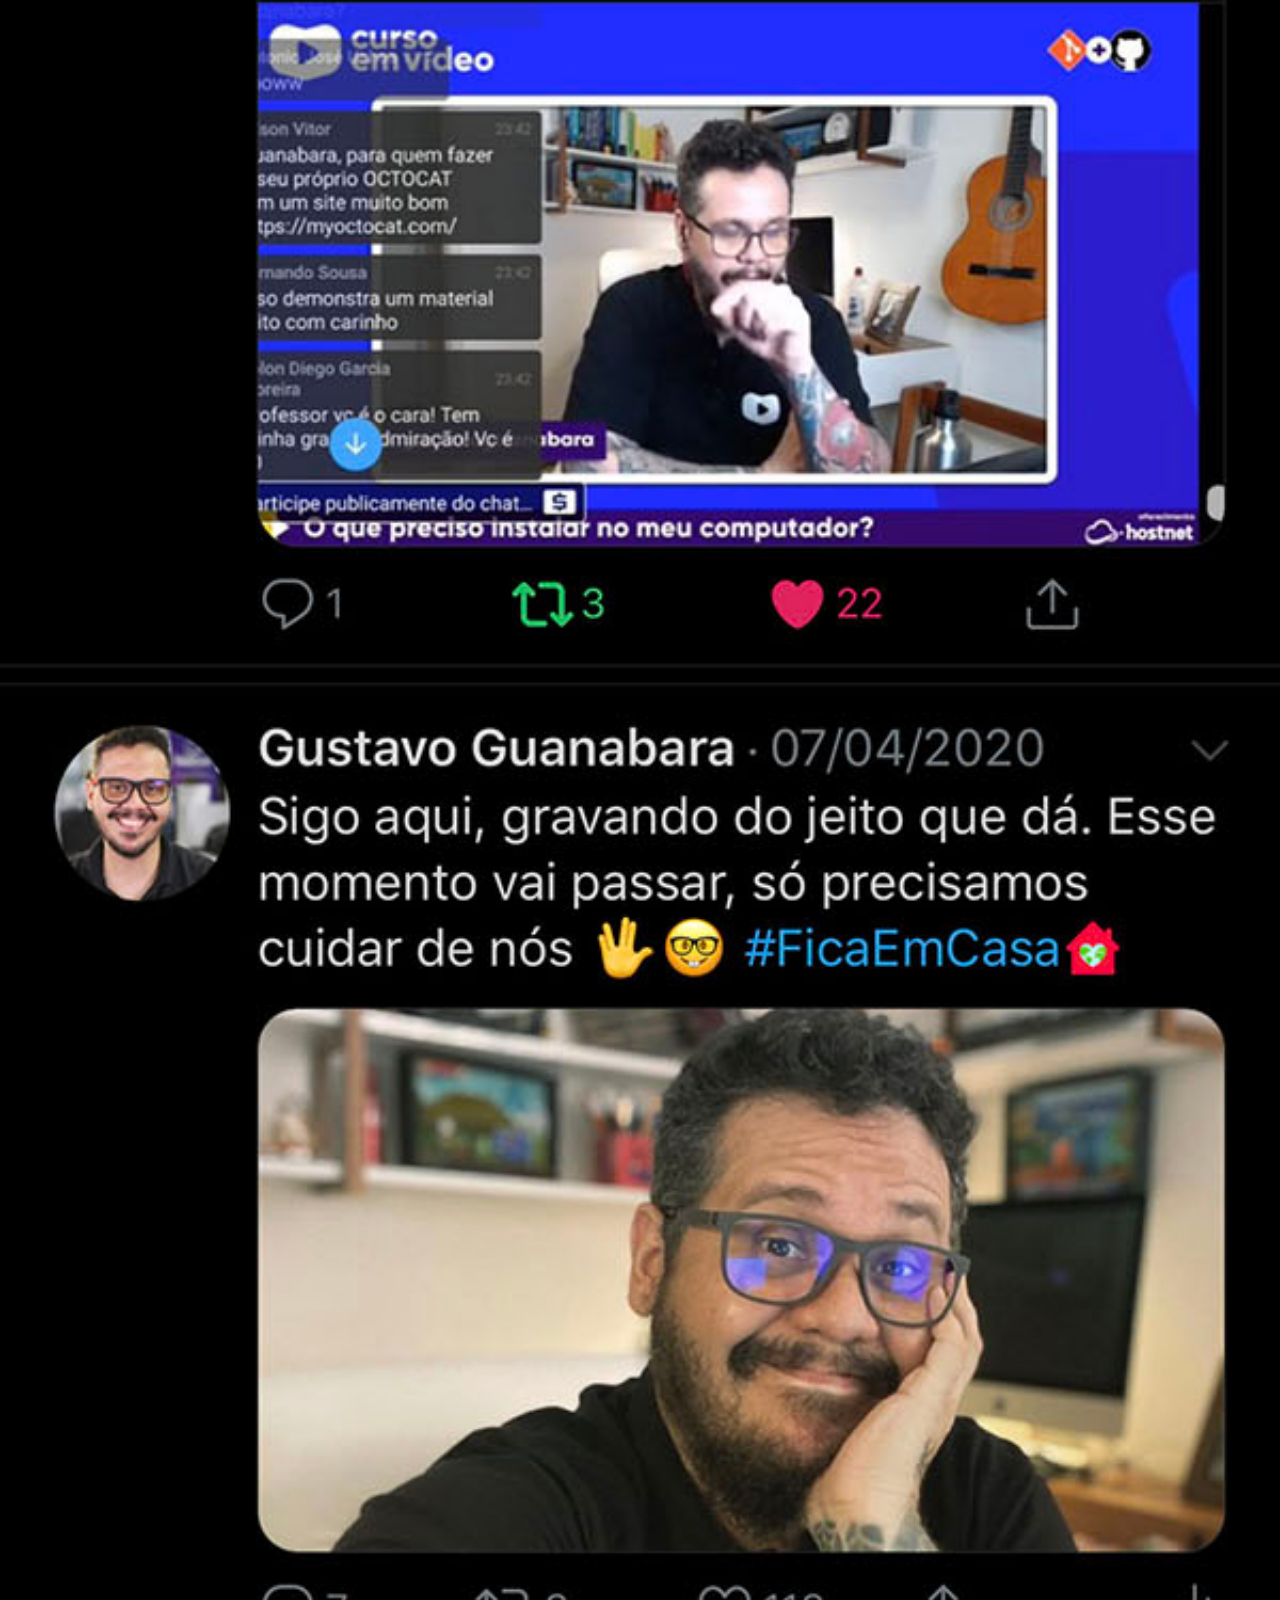
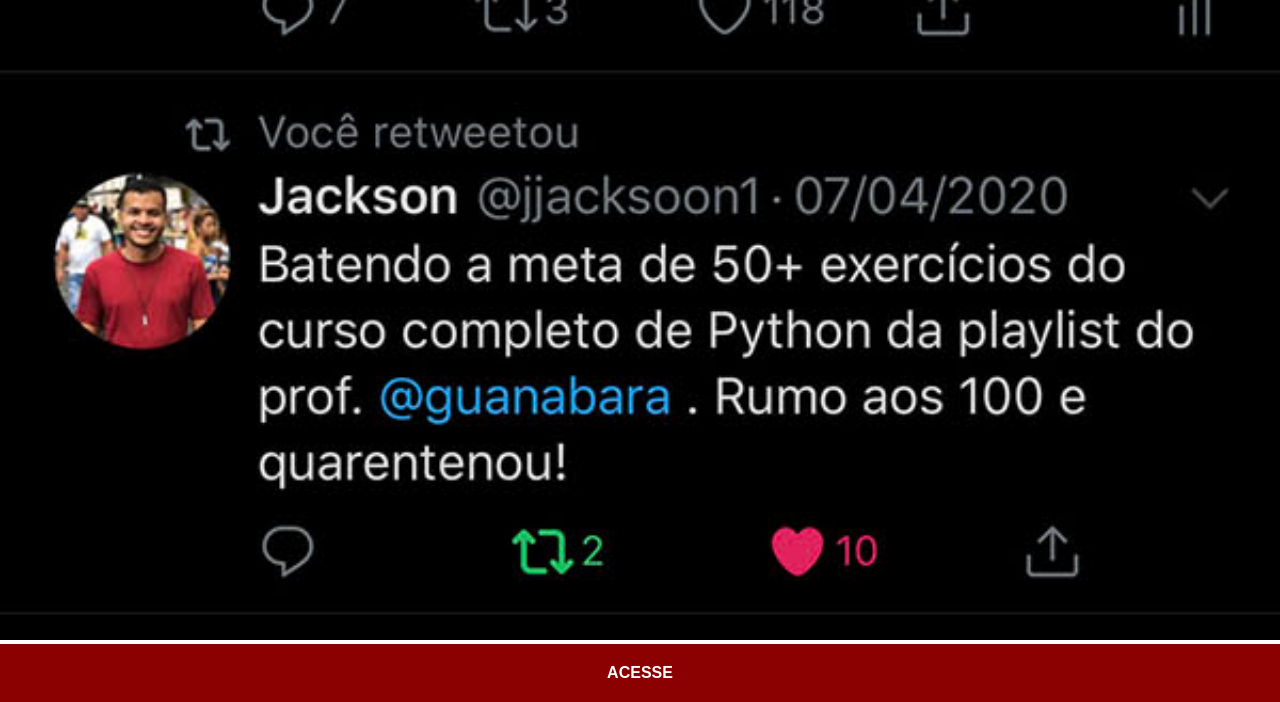
<file: twitter.html>
<!DOCTYPE html>
<html lang="pt-br">
<head>
    <meta charset="UTF-8">
    <meta name="viewport" content="width=device-width, initial-scale=1.0">
    <title>Twitter</title>
    <link rel="stylesheet" href="estilos/sociais.css">
</head>
<body>
    <img src="imagens/tela-twitter.jpg" alt="Twitter">

    <a href="https://x.com/guanabara" target="_blank">ACESSE</a>

</body>
</html>
</file>
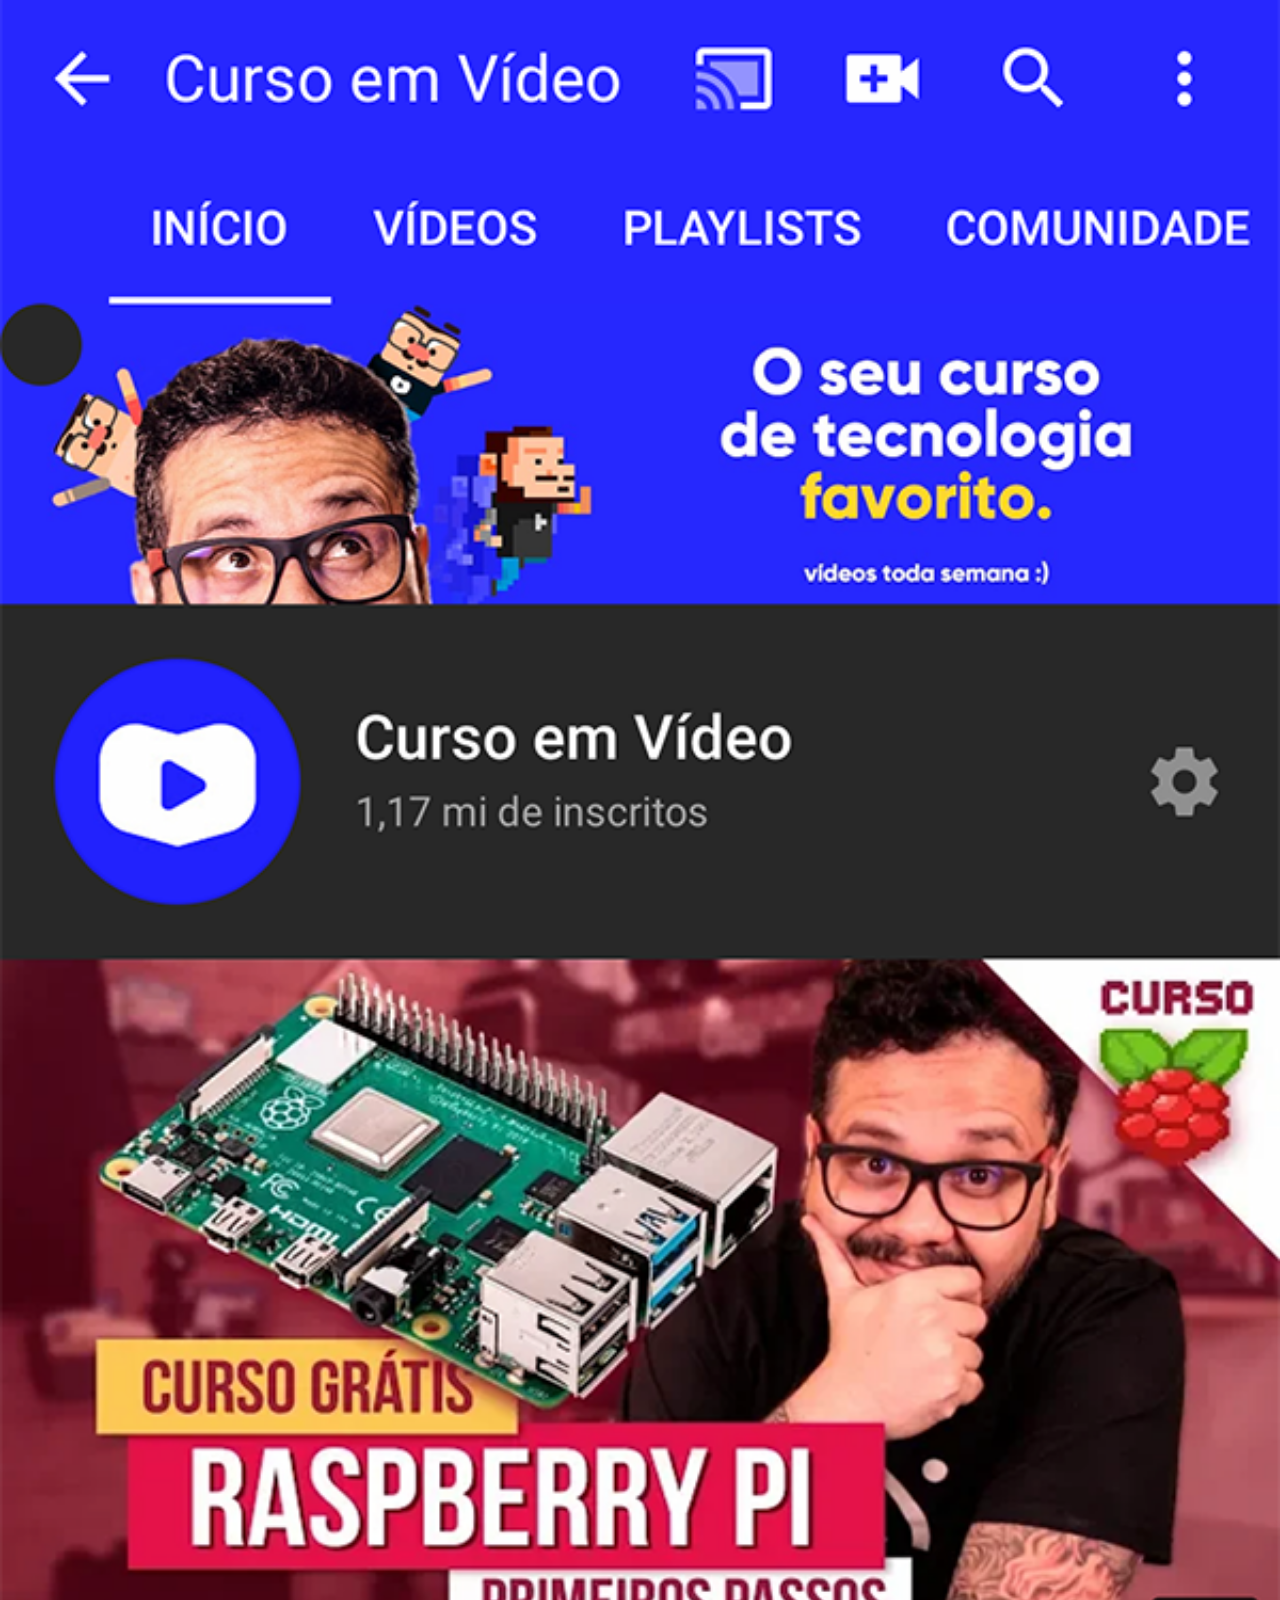
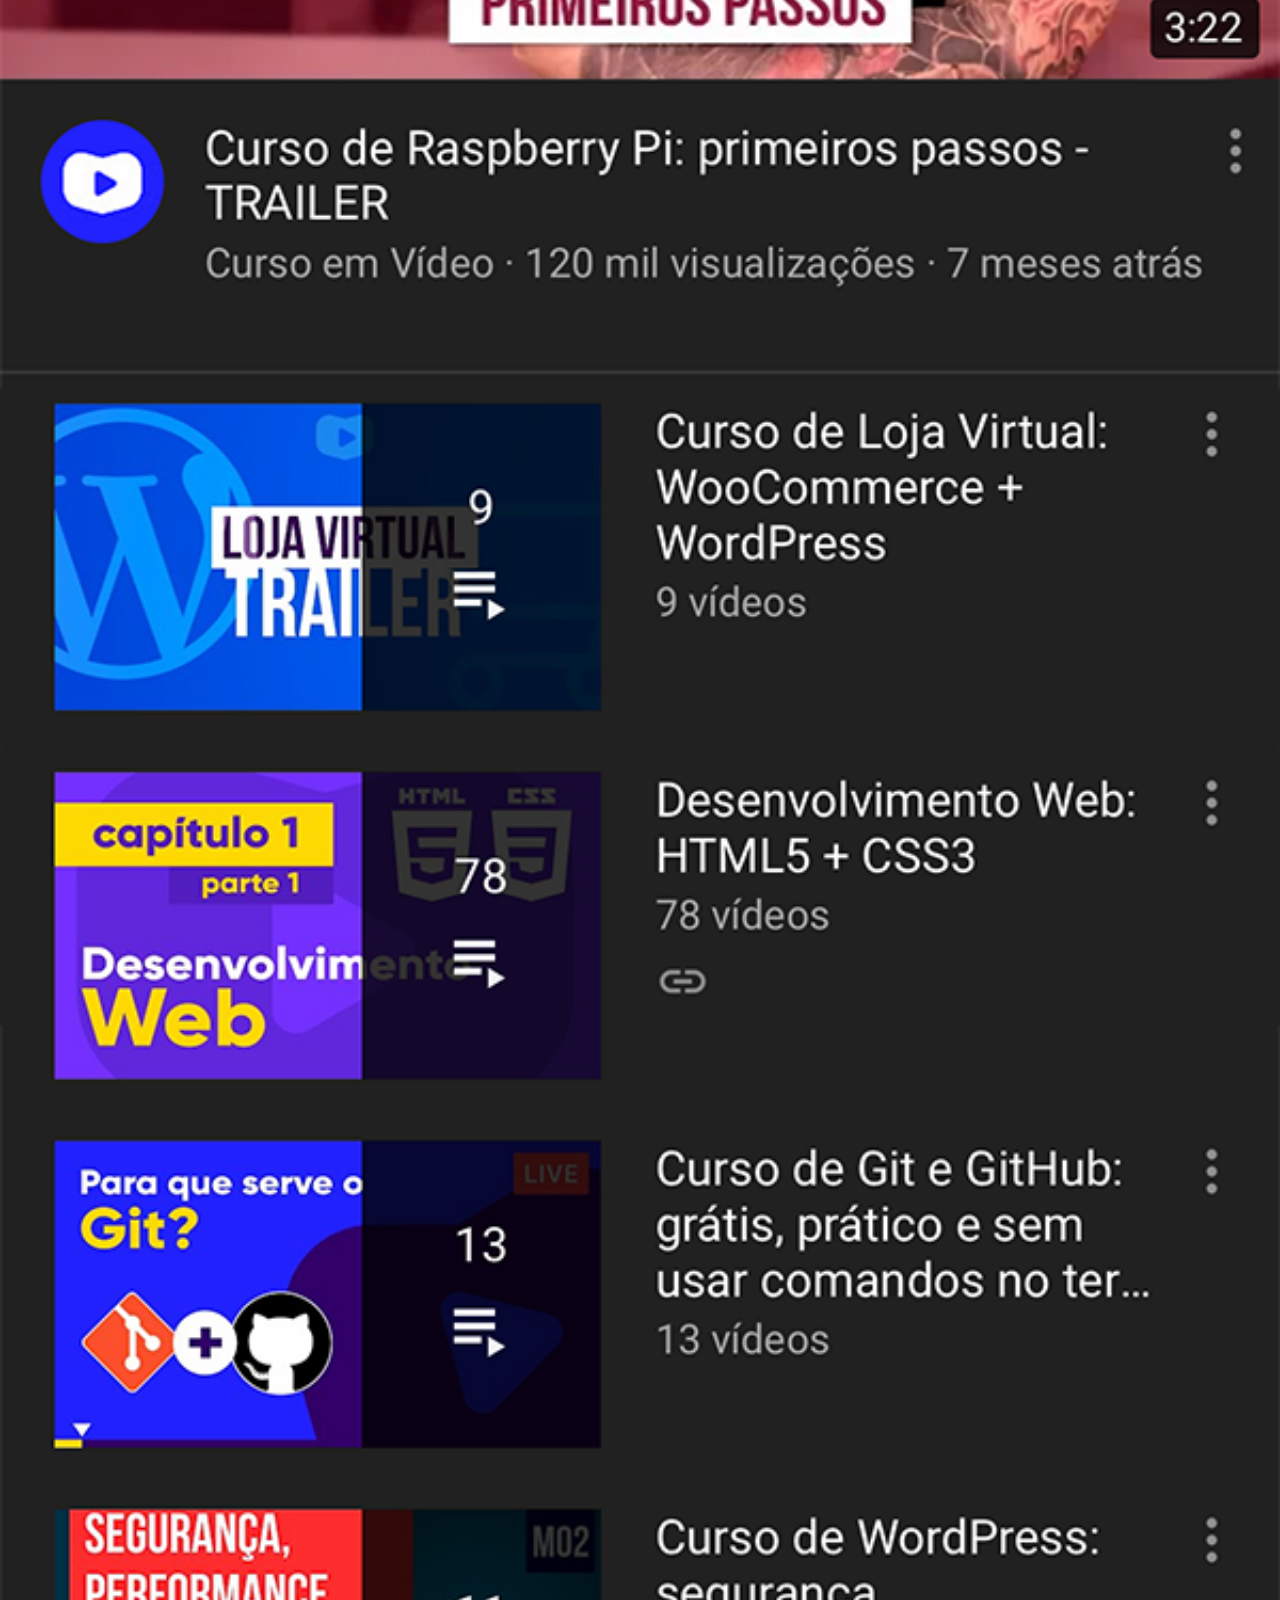
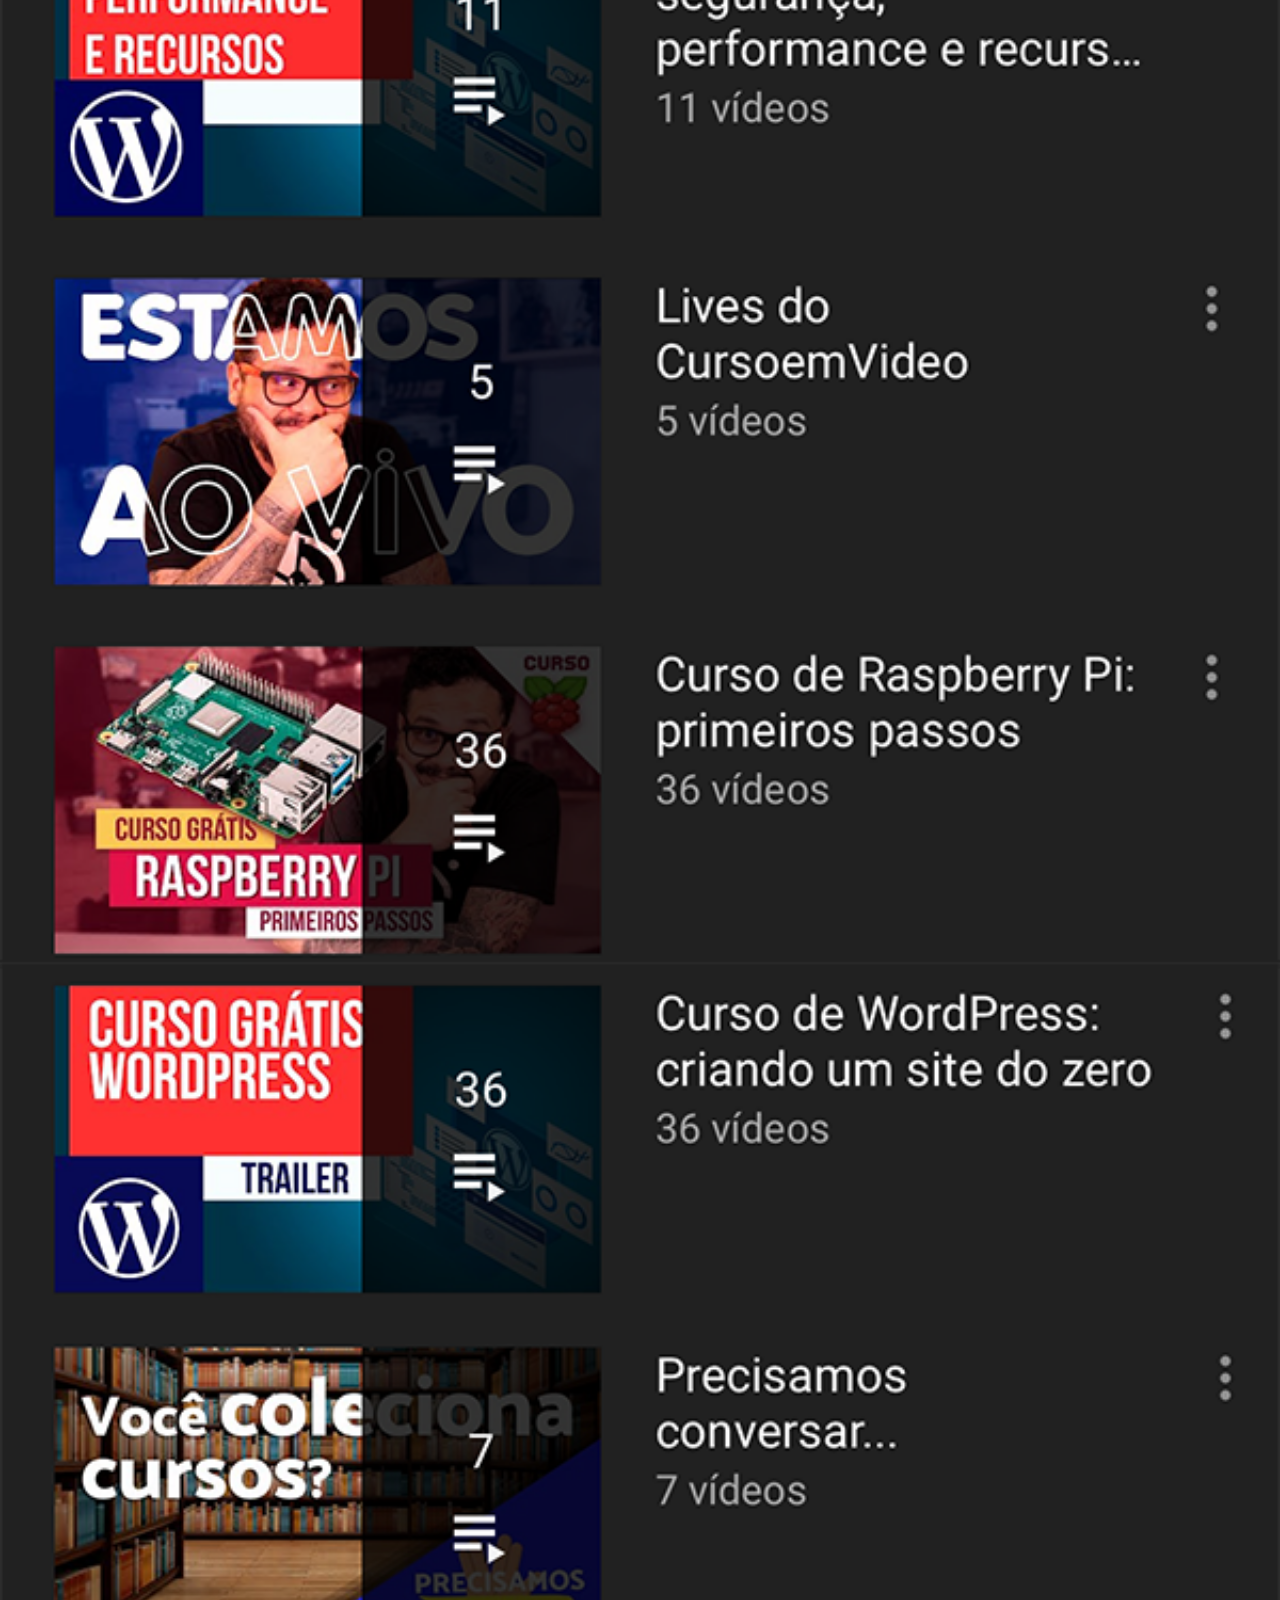
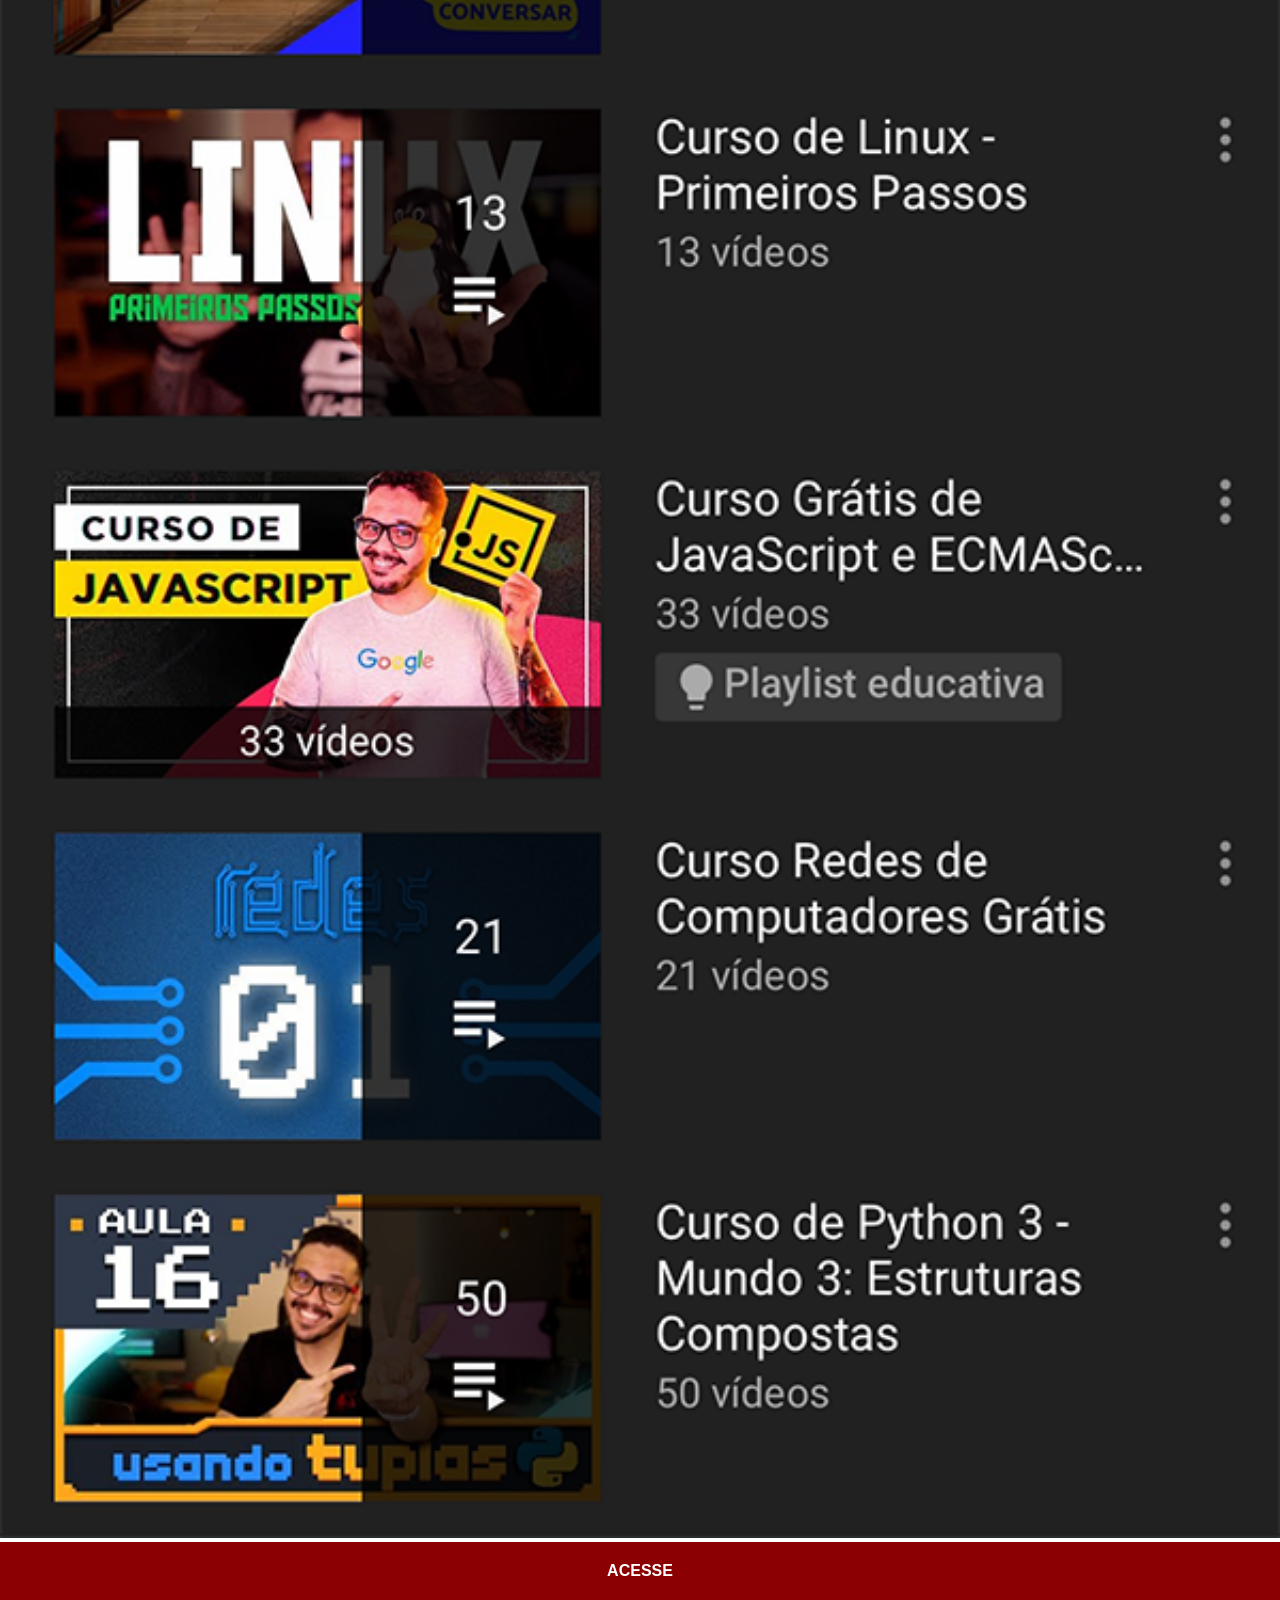
<file: youtube.html>
<!DOCTYPE html>
<html lang="pt-br">
<head>
    <meta charset="UTF-8">
    <meta name="viewport" content="width=device-width, initial-scale=1.0">
    <title>YouTube</title>
    <link rel="stylesheet" href="estilos/sociais.css">
</head>
<body>
    <img src="imagens/tela-youtube.png" alt="YouTube">
    <a href="https://www.youtube.com/@cursoemvideo/playlists" target="_blank">ACESSE</a>
</body>
</html>
</file>
<file: estilos/style.css>
@charset "utf-8";

* {
    margin: 0px;
    padding: 0px;
}

html, body {
    height: 100vh;
    width: 100vw;
    background-color: black;
}

body {
    background: url('../imagens/fundo-madeira.jpg') no-repeat;
    background-size: cover;
    background-attachment: fixed;
}

main {
    height: 100vh;
    position: relative;
}

section#telefone {
    position: absolute;
    height: 627px;
    width: 311px;
    top: 50%;
    left: 50%;
    transform: translate(-50%, -50%);
    background: url('../imagens/frame-iphone.png') no-repeat;
}

iframe#tela {
    position: relative;
    top: 80px;
    left: 23px;
    width: 267px;
    height: 471px;
}

section#redes-sociais {
    text-align: right;
}

section#redes-sociais img {
    width: 50px;
    margin: 10px;
    border-radius: 50%;
    box-shadow: 2px 2px 5px rgba(0, 0, 0, 0.400);
    box-sizing: border-box;
}

section#redes-sociais img:hover {
    border: 2px solid rgba(255, 255, 255, 0.945);
    transform: translate(-3px, -3px);
    box-shadow: 5px 5px 10px rgba(0, 0, 0, 0.747);
    transition: transform 1s, border 0.5s;
}
</file>
<file: estilos/sociais.css>
@charset "UTF-8";

* {
    padding: 0px;
    margin: 0px;
    font-family: Arial, Helvetica, sans-serif;
}

::-webkit-scrollbar {
    width: 0px;
    height: 0px;
}

img {
    width: 100vw;
}

a {
    display: block;
    background-color: darkred;
    padding: 20px;
    text-align: center;
    font-weight: bold;
    text-decoration: none;
    color: white;
}

a:hover {
    background-color: red;
}
</file>
